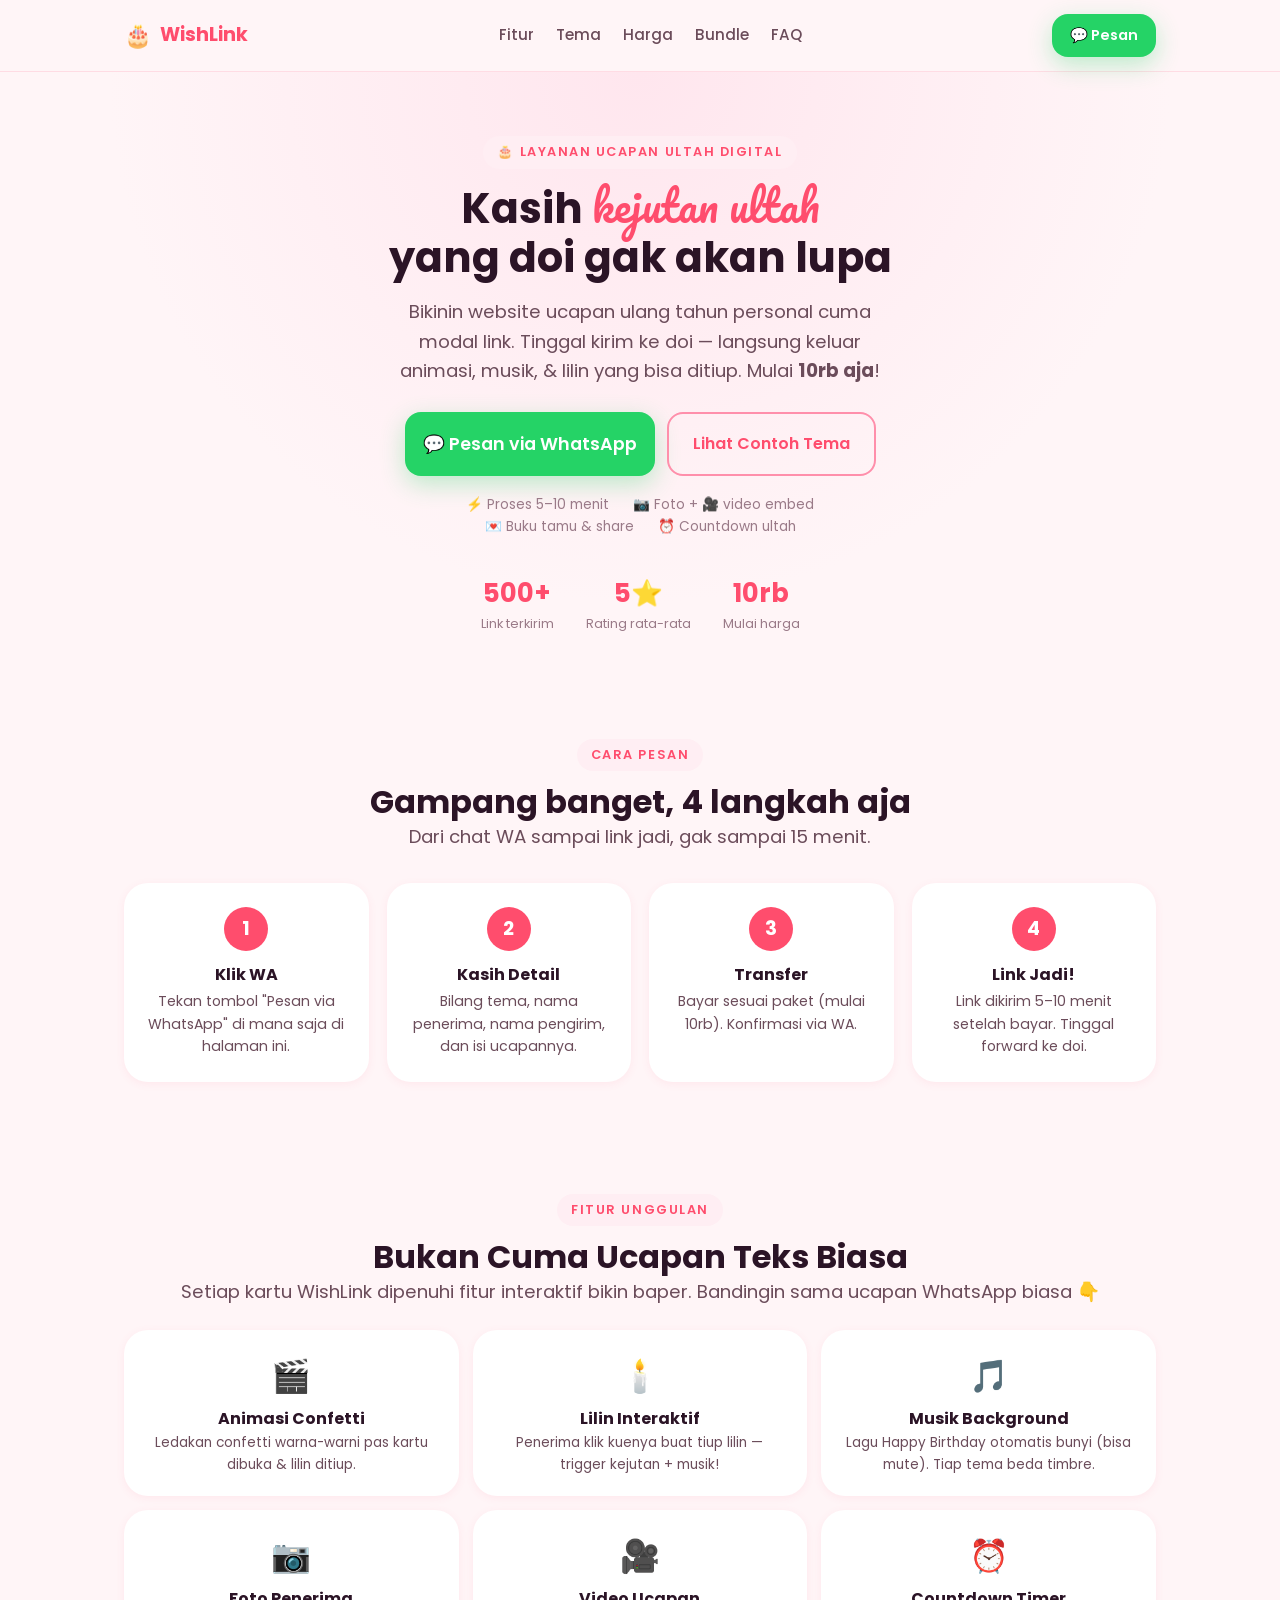
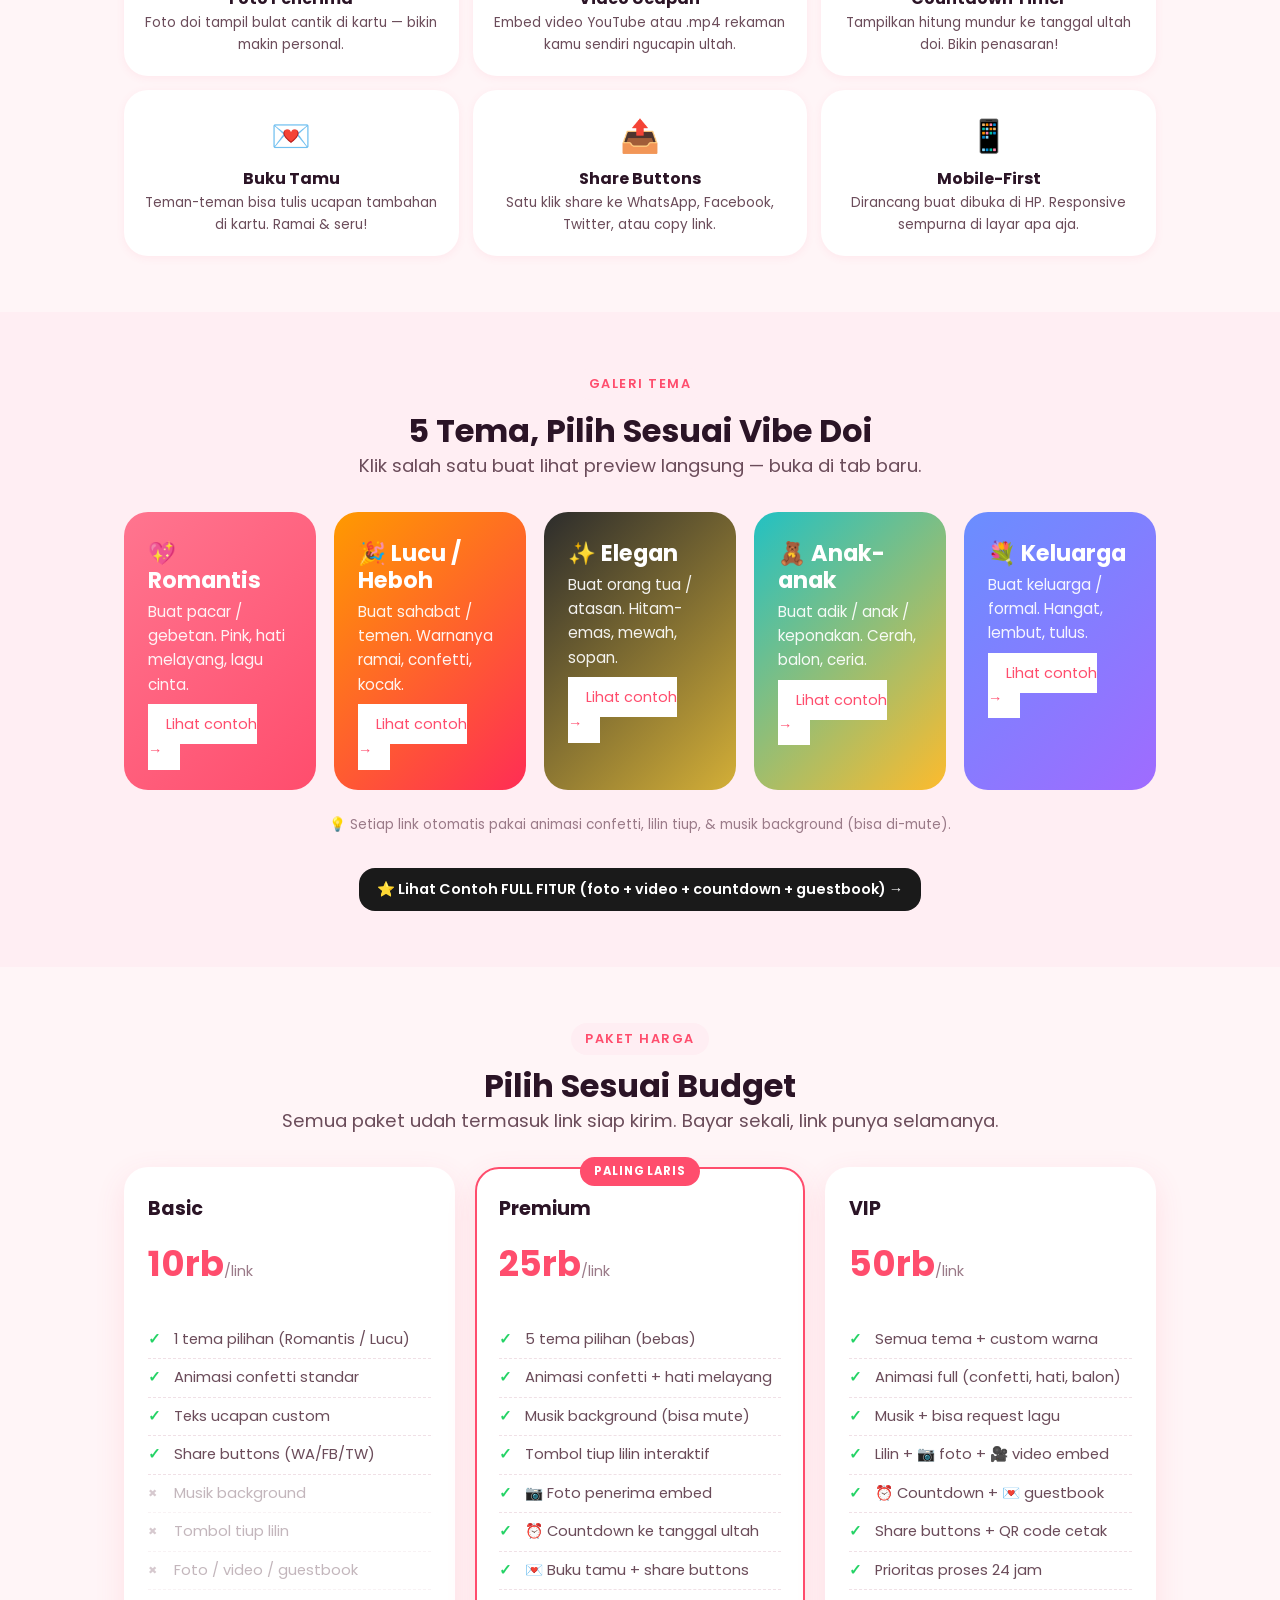
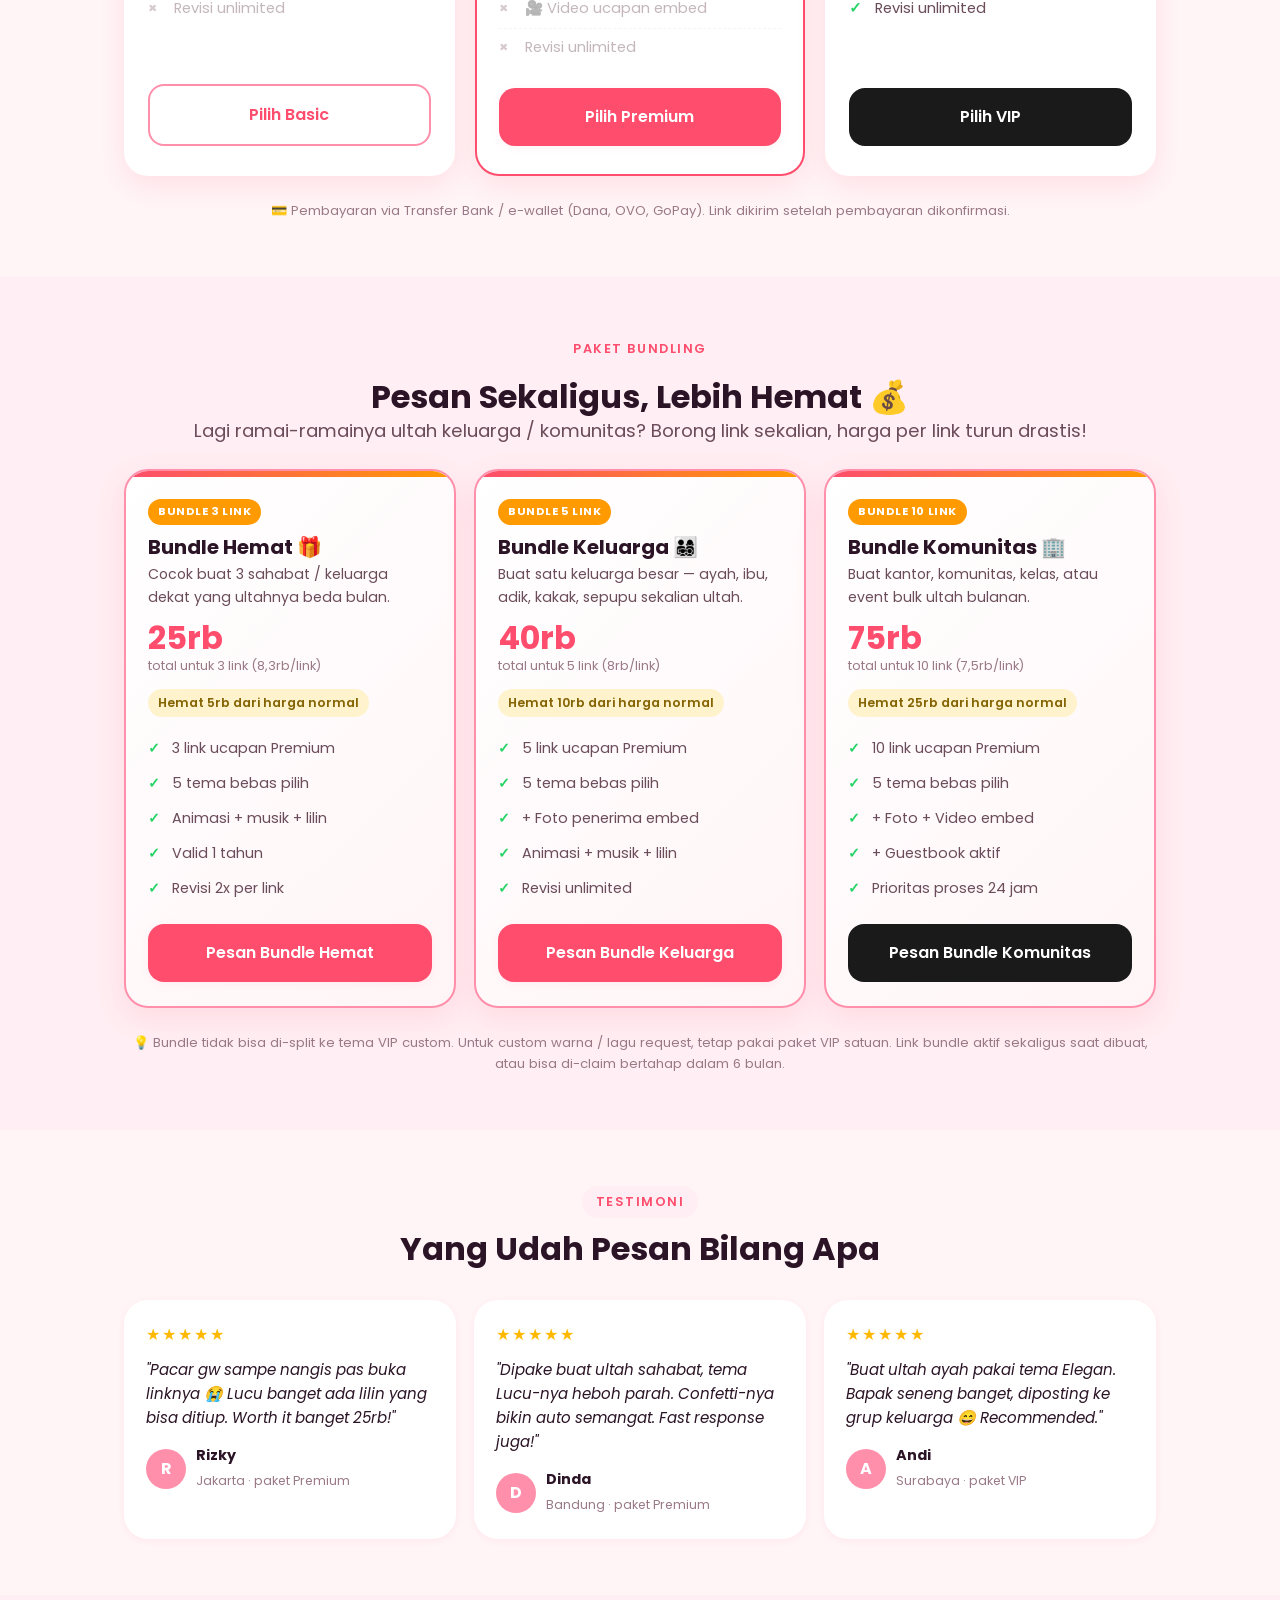
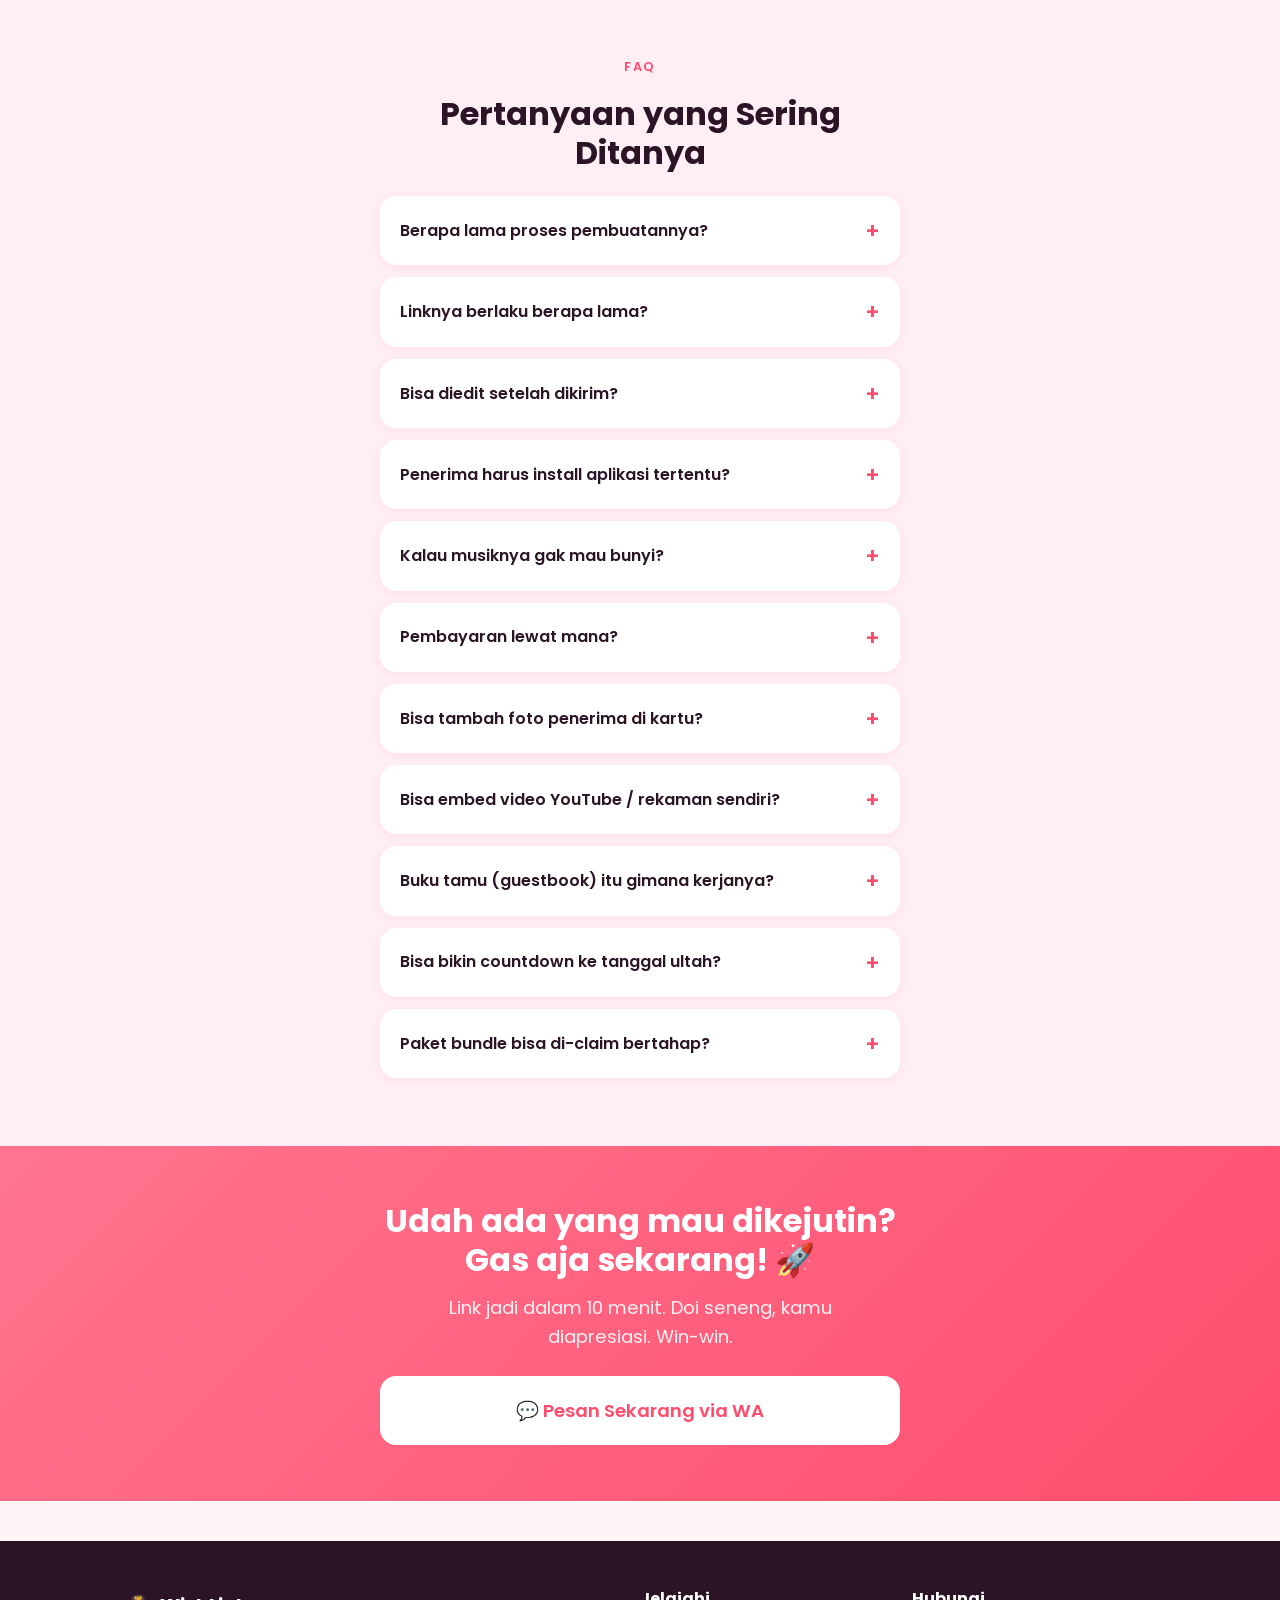
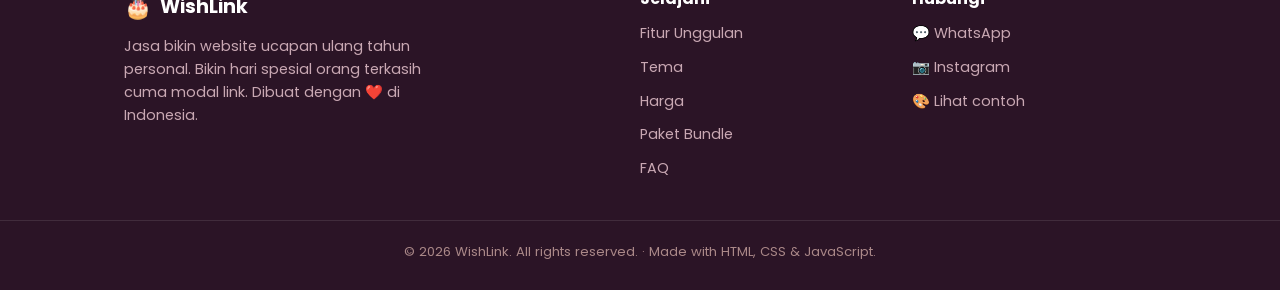
<file: index.html>
<!DOCTYPE html>
<html lang="id">
<head>
<meta charset="UTF-8">
<meta name="viewport" content="width=device-width, initial-scale=1.0">
<title>WishLink — Jasa Bikin Website Ucapan Ultah Digital | Mulai 10rb</title>
<meta name="description" content="WishLink bikinin website ucapan ulang tahun personal cuma 10rb. Tinggal kirim link ke doi — ada animasi, musik, & 5 tema keren. Proses 5-10 menit!">
<meta name="keywords" content="ucapan ultah, website ultah, ucapan digital, kado ulang tahun, wishlink, ucapan online">
<meta name="author" content="WishLink">
<meta name="theme-color" content="#ff4d6d">

<!-- Open Graph (preview saat link dibagikan di WA / IG / Twitter) -->
<meta property="og:type" content="website">
<meta property="og:title" content="WishLink — Website Ucapan Ultah Digital 🎂">
<meta property="og:description" content="Bikinin website ucapan ultah personal cuma 10rb. Tinggal kirim link ke doi!">
<meta property="og:image" content="https://website-ultah-two.vercel.app/og-image.png">
<meta property="og:url" content="https://website-ultah-two.vercel.app/">
<meta name="twitter:card" content="summary_large_image">

<link rel="preconnect" href="https://fonts.googleapis.com">
<link rel="preconnect" href="https://fonts.gstatic.com" crossorigin>
<link href="https://fonts.googleapis.com/css2?family=Pacifico&family=Poppins:wght@400;500;600;700&display=swap" rel="stylesheet">
<link rel="stylesheet" href="style.css">
<link rel="icon" href="data:image/svg+xml,<svg xmlns='http://www.w3.org/2000/svg' viewBox='0 0 100 100'><text y='.9em' font-size='90'>🎂</text></svg>">

<!-- JSON-LD structured data untuk SEO -->
<script type="application/ld+json">
{
  "@context":"https://schema.org",
  "@type":"Service",
  "name":"WishLink — Website Ucapan Ultah Digital",
  "description":"Jasa pembuatan website ucapan ulang tahun personal dengan animasi, musik, dan 5 tema.",
  "offers":{"@type":"Offer","price":"10000","priceCurrency":"IDR"},
  "areaServed":"ID"
}
</script>
</head>
<body>

<!-- ============ NAVBAR ============ -->
<nav class="nav">
  <div class="nav-inner">
    <a href="#" class="brand"><span class="logo">🎂</span> WishLink</a>
    <div class="nav-links">
      <a href="#fitur">Fitur</a>
      <a href="#tema">Tema</a>
      <a href="#harga">Harga</a>
      <a href="#bundle">Bundle</a>
      <a href="#faq">FAQ</a>
    </div>
    <div class="nav-cta">
      <a href="https://wa.me/6283161382505?text=Halo%20kak!%20Aku%20mau%20pesan%20website%20ucapan%20ultah%20dong" target="_blank" class="btn btn-wa btn-sm">💬 Pesan</a>
    </div>
  </div>
</nav>

<!-- ============ HERO ============ -->
<header class="hero">
  <div class="container">
    <span class="eyebrow">🎂 Layanan Ucapan Ultah Digital</span>
    <h1>Kasih <span class="brand-font text-primary">kejutan ultah</span><br>yang doi gak akan lupa</h1>
    <p class="lead">Bikinin website ucapan ulang tahun personal cuma modal link. Tinggal kirim ke doi — langsung keluar animasi, musik, &amp; lilin yang bisa ditiup. Mulai <b>10rb aja</b>!</p>
    <div class="hero-cta">
      <a href="https://wa.me/6283161382505?text=Halo%20kak!%20Aku%20mau%20pesan%20website%20ucapan%20ultah%20dong" target="_blank" class="btn btn-wa">💬 Pesan via WhatsApp</a>
      <a href="#tema" class="btn btn-ghost">Lihat Contoh Tema</a>
    </div>
    <div class="hero-meta">
      <span>⚡ Proses 5–10 menit</span>
      <span>📷 Foto + 🎥 video embed</span>
      <span>💌 Buku tamu &amp; share</span>
      <span>⏰ Countdown ultah</span>
    </div>
    <div class="hero-stats">
      <div class="hero-stat"><div class="num">500+</div><div class="lbl">Link terkirim</div></div>
      <div class="hero-stat"><div class="num">5⭐</div><div class="lbl">Rating rata-rata</div></div>
      <div class="hero-stat"><div class="num">10rb</div><div class="lbl">Mulai harga</div></div>
    </div>
  </div>
</header>

<!-- ============ CARA PESAN ============ -->
<section class="section" id="cara">
  <div class="container-wide">
    <div class="center mb-3">
      <span class="eyebrow">Cara Pesan</span>
      <h2>Gampang banget, 4 langkah aja</h2>
      <p class="lead">Dari chat WA sampai link jadi, gak sampai 15 menit.</p>
    </div>
    <div class="steps">
      <div class="step">
        <div class="num">1</div>
        <h4>Klik WA</h4>
        <p>Tekan tombol "Pesan via WhatsApp" di mana saja di halaman ini.</p>
      </div>
      <div class="step">
        <div class="num">2</div>
        <h4>Kasih Detail</h4>
        <p>Bilang tema, nama penerima, nama pengirim, dan isi ucapannya.</p>
      </div>
      <div class="step">
        <div class="num">3</div>
        <h4>Transfer</h4>
        <p>Bayar sesuai paket (mulai 10rb). Konfirmasi via WA.</p>
      </div>
      <div class="step">
        <div class="num">4</div>
        <h4>Link Jadi!</h4>
        <p>Link dikirim 5–10 menit setelah bayar. Tinggal forward ke doi.</p>
      </div>
    </div>
  </div>
</section>

<!-- ============ FITUR UNGGULAN ============ -->
<section class="section" id="fitur">
  <div class="container-wide">
    <div class="center mb-3">
      <span class="eyebrow">Fitur Unggulan</span>
      <h2>Bukan Cuma Ucapan Teks Biasa</h2>
      <p class="lead">Setiap kartu WishLink dipenuhi fitur interaktif bikin baper. Bandingin sama ucapan WhatsApp biasa 👇</p>
    </div>
    <div class="features-grid">
      <div class="feature-card"><div class="ico">🎬</div><h4>Animasi Confetti</h4><p>Ledakan confetti warna-warni pas kartu dibuka &amp; lilin ditiup.</p></div>
      <div class="feature-card"><div class="ico">🕯️</div><h4>Lilin Interaktif</h4><p>Penerima klik kuenya buat tiup lilin — trigger kejutan + musik!</p></div>
      <div class="feature-card"><div class="ico">🎵</div><h4>Musik Background</h4><p>Lagu Happy Birthday otomatis bunyi (bisa mute). Tiap tema beda timbre.</p></div>
      <div class="feature-card"><div class="ico">📷</div><h4>Foto Penerima</h4><p>Foto doi tampil bulat cantik di kartu — bikin makin personal.</p></div>
      <div class="feature-card"><div class="ico">🎥</div><h4>Video Ucapan</h4><p>Embed video YouTube atau .mp4 rekaman kamu sendiri ngucapin ultah.</p></div>
      <div class="feature-card"><div class="ico">⏰</div><h4>Countdown Timer</h4><p>Tampilkan hitung mundur ke tanggal ultah doi. Bikin penasaran!</p></div>
      <div class="feature-card"><div class="ico">💌</div><h4>Buku Tamu</h4><p>Teman-teman bisa tulis ucapan tambahan di kartu. Ramai &amp; seru!</p></div>
      <div class="feature-card"><div class="ico">📤</div><h4>Share Buttons</h4><p>Satu klik share ke WhatsApp, Facebook, Twitter, atau copy link.</p></div>
      <div class="feature-card"><div class="ico">📱</div><h4>Mobile-First</h4><p>Dirancang buat dibuka di HP. Responsive sempurna di layar apa aja.</p></div>
    </div>
  </div>
</section>

<!-- ============ TEMA ============ -->
<section class="section" id="tema" style="background:var(--bg-soft)">
  <div class="container-wide">
    <div class="center mb-3">
      <span class="eyebrow">Galeri Tema</span>
      <h2>5 Tema, Pilih Sesuai Vibe Doi</h2>
      <p class="lead">Klik salah satu buat lihat preview langsung — buka di tab baru.</p>
    </div>
    <div class="steps" style="grid-template-columns:repeat(auto-fit,minmax(180px,1fr))">
      <div class="card-theme card-romantis">
        <h3>💖 Romantis</h3>
        <p>Buat pacar / gebetan. Pink, hati melayang, lagu cinta.</p>
        <a href="ucapan.html?tema=romantis&untuk=Cantikku&dari=Sayangmu&ucapan=Selamat%20ulang%20tahun%20ya%20sayang.%20Makasih%20udah%20jadi%20bagian%20terindah%20dalam%20hidupku.%20I%20love%20you%20endlessly!" target="_blank"><span class="btn-sm">Lihat contoh →</span></a>
      </div>
      <div class="card-theme card-lucu">
        <h3>🎉 Lucu / Heboh</h3>
        <p>Buat sahabat / temen. Warnanya ramai, confetti, kocak.</p>
        <a href="ucapan.html?tema=lucu&untuk=Besti&dari=Sahabatmu&ucapan=HBD%20besti!%20Makin%20tua%20aja%20lu,%20traktir%20dong%20kopi!%20Semoga%20rezeki%20makin%20banyak%20biar%20ngajak-ngajak%20aku%20juga%20😆🎉" target="_blank"><span class="btn-sm">Lihat contoh →</span></a>
      </div>
      <div class="card-theme card-elegan">
        <h3>✨ Elegan</h3>
        <p>Buat orang tua / atasan. Hitam-emas, mewah, sopan.</p>
        <a href="ucapan.html?tema=elegan&untuk=Bapak&dari=Putra&ucapan=Selamat%20ulang%20tahun,%20Bapak.%20Semoga%20panjang%20umur,%20sehat%20selalu,%20dan%20berkah%20yang%20tak%20terhingga%20menyertai%20Bapak." target="_blank"><span class="btn-sm">Lihat contoh →</span></a>
      </div>
      <div class="card-theme card-anak">
        <h3>🧸 Anak-anak</h3>
        <p>Buat adik / anak / keponakan. Cerah, balon, ceria.</p>
        <a href="ucapan.html?tema=anak&untuk=Adik&dari=Kakak&ucapan=Selamat%20ulang%20tahun,%20Adik%20sayang!%20Semoga%20makin%20pintar,%20sehat%20terus,%20dan%20mimpi-mimpimu%20bisa%20jadi%20nyata!%20🧁🎈" target="_blank"><span class="btn-sm">Lihat contoh →</span></a>
      </div>
      <div class="card-theme card-keluarga">
        <h3>💐 Keluarga</h3>
        <p>Buat keluarga / formal. Hangat, lembut, tulus.</p>
        <a href="ucapan.html?tema=keluarga&untuk=Ibu&dari=Anak&ucapan=Selamat%20ulang%20tahun,%20Ibu.%20Terima%20kasih%20atas%20segala%20cinta%20dan%20pengorbananmu.%20Semoga%20Ibu%20selalu%20diberikan%20kesehatan%20dan%20kebahagiaan." target="_blank"><span class="btn-sm">Lihat contoh →</span></a>
      </div>
    </div>
    <p class="center mt-3 text-muted" style="font-size:.85rem">💡 Setiap link otomatis pakai animasi confetti, lilin tiup, &amp; musik background (bisa di-mute).</p>

    <div class="center mt-3">
      <a href="ucapan.html?tema=romantis&untuk=Dina&dari=Bagus&ucapan=Selamat%20ulang%20tahun%20sayang!%20Makasih%20udah%20jadi%20tempat%20pulangku.%20I%20love%20you%20endlessly%20%E2%9D%A4%EF%B8%8F&foto=https://picsum.photos/seed/dina-wishlink/300/300&video=https://www.youtube.com/watch?v=ytbWP-7HK4E&tanggal=2027-06-15T09:00&guestbook=1" target="_blank" class="btn btn-dark btn-sm" style="margin-top:8px">⭐ Lihat Contoh FULL FITUR (foto + video + countdown + guestbook) →</a>
    </div>
  </div>
</section>

<!-- ============ HARGA ============ -->
<section class="section" id="harga">
  <div class="container-wide">
    <div class="center mb-3">
      <span class="eyebrow">Paket Harga</span>
      <h2>Pilih Sesuai Budget</h2>
      <p class="lead">Semua paket udah termasuk link siap kirim. Bayar sekali, link punya selamanya.</p>
    </div>
    <div class="pricing">
      <div class="price-card">
        <h3>Basic</h3>
        <div class="price">10rb<small>/link</small></div>
        <ul>
          <li>1 tema pilihan (Romantis / Lucu)</li>
          <li>Animasi confetti standar</li>
          <li>Teks ucapan custom</li>
          <li>Share buttons (WA/FB/TW)</li>
          <li class="off">Musik background</li>
          <li class="off">Tombol tiup lilin</li>
          <li class="off">Foto / video / guestbook</li>
          <li class="off">Revisi unlimited</li>
        </ul>
        <a href="https://wa.me/6283161382505?text=Halo%20kak!%20Aku%20mau%20pesan%20paket%20BASIC%20(10rb)%20website%20ucapan%20ultah" target="_blank" class="btn btn-ghost">Pilih Basic</a>
      </div>
      <div class="price-card popular">
        <span class="ribbon">Paling Laris</span>
        <h3>Premium</h3>
        <div class="price">25rb<small>/link</small></div>
        <ul>
          <li>5 tema pilihan (bebas)</li>
          <li>Animasi confetti + hati melayang</li>
          <li>Musik background (bisa mute)</li>
          <li>Tombol tiup lilin interaktif</li>
          <li>📷 Foto penerima embed</li>
          <li>⏰ Countdown ke tanggal ultah</li>
          <li>💌 Buku tamu + share buttons</li>
          <li class="off">🎥 Video ucapan embed</li>
          <li class="off">Revisi unlimited</li>
        </ul>
        <a href="https://wa.me/6283161382505?text=Halo%20kak!%20Aku%20mau%20pesan%20paket%20PREMIUM%20(25rb)%20website%20ucapan%20ultah" target="_blank" class="btn btn-primary">Pilih Premium</a>
      </div>
      <div class="price-card">
        <h3>VIP</h3>
        <div class="price">50rb<small>/link</small></div>
        <ul>
          <li>Semua tema + custom warna</li>
          <li>Animasi full (confetti, hati, balon)</li>
          <li>Musik + bisa request lagu</li>
          <li>Lilin + 📷 foto + 🎥 video embed</li>
          <li>⏰ Countdown + 💌 guestbook</li>
          <li>Share buttons + QR code cetak</li>
          <li>Prioritas proses 24 jam</li>
          <li>Revisi unlimited</li>
        </ul>
        <a href="https://wa.me/6283161382505?text=Halo%20kak!%20Aku%20mau%20pesan%20paket%20VIP%20(50rb)%20website%20ucapan%20ultah" target="_blank" class="btn btn-dark">Pilih VIP</a>
      </div>
    </div>
    <p class="center mt-3 text-muted" style="font-size:.82rem">💳 Pembayaran via Transfer Bank / e-wallet (Dana, OVO, GoPay). Link dikirim setelah pembayaran dikonfirmasi.</p>
  </div>
</section>

<!-- ============ BUNDLE HEMAT ============ -->
<section class="section" id="bundle" style="background:var(--bg-soft)">
  <div class="container-wide">
    <div class="center mb-3">
      <span class="eyebrow">Paket Bundling</span>
      <h2>Pesan Sekaligus, Lebih Hemat 💰</h2>
      <p class="lead">Lagi ramai-ramainya ultah keluarga / komunitas? Borong link sekalian, harga per link turun drastis!</p>
    </div>
    <div class="bundle-grid">
      <div class="bundle-card">
        <span class="bundle-tag">Bundle 3 Link</span>
        <h3>Bundle Hemat 🎁</h3>
        <p class="bundle-desc">Cocok buat 3 sahabat / keluarga dekat yang ultahnya beda bulan.</p>
        <div class="bundle-price">25rb</div>
        <div class="bundle-per">total untuk 3 link (8,3rb/link)</div>
        <span class="bundle-save">Hemat 5rb dari harga normal</span>
        <ul>
          <li>3 link ucapan Premium</li>
          <li>5 tema bebas pilih</li>
          <li>Animasi + musik + lilin</li>
          <li>Valid 1 tahun</li>
          <li>Revisi 2x per link</li>
        </ul>
        <a href="https://wa.me/6283161382505?text=Halo%20kak!%20Aku%20mau%20pesan%20BUNDLE%20HEMAT%203%20link%20(25rb)" target="_blank" class="btn btn-primary">Pesan Bundle Hemat</a>
      </div>
      <div class="bundle-card">
        <span class="bundle-tag">Bundle 5 Link</span>
        <h3>Bundle Keluarga 👨‍👩‍👧‍👦</h3>
        <p class="bundle-desc">Buat satu keluarga besar — ayah, ibu, adik, kakak, sepupu sekalian ultah.</p>
        <div class="bundle-price">40rb</div>
        <div class="bundle-per">total untuk 5 link (8rb/link)</div>
        <span class="bundle-save">Hemat 10rb dari harga normal</span>
        <ul>
          <li>5 link ucapan Premium</li>
          <li>5 tema bebas pilih</li>
          <li>+ Foto penerima embed</li>
          <li>Animasi + musik + lilin</li>
          <li>Revisi unlimited</li>
        </ul>
        <a href="https://wa.me/6283161382505?text=Halo%20kak!%20Aku%20mau%20pesan%20BUNDLE%20KELUARGA%205%20link%20(40rb)" target="_blank" class="btn btn-primary">Pesan Bundle Keluarga</a>
      </div>
      <div class="bundle-card">
        <span class="bundle-tag">Bundle 10 Link</span>
        <h3>Bundle Komunitas 🏢</h3>
        <p class="bundle-desc">Buat kantor, komunitas, kelas, atau event bulk ultah bulanan.</p>
        <div class="bundle-price">75rb</div>
        <div class="bundle-per">total untuk 10 link (7,5rb/link)</div>
        <span class="bundle-save">Hemat 25rb dari harga normal</span>
        <ul>
          <li>10 link ucapan Premium</li>
          <li>5 tema bebas pilih</li>
          <li>+ Foto + Video embed</li>
          <li>+ Guestbook aktif</li>
          <li>Prioritas proses 24 jam</li>
        </ul>
        <a href="https://wa.me/6283161382505?text=Halo%20kak!%20Aku%20mau%20pesan%20BUNDLE%20KOMUNITAS%2010%20link%20(75rb)" target="_blank" class="btn btn-dark">Pesan Bundle Komunitas</a>
      </div>
    </div>
    <p class="center mt-3 text-muted" style="font-size:.82rem">💡 Bundle tidak bisa di-split ke tema VIP custom. Untuk custom warna / lagu request, tetap pakai paket VIP satuan. Link bundle aktif sekaligus saat dibuat, atau bisa di-claim bertahap dalam 6 bulan.</p>
  </div>
</section>

<!-- ============ TESTIMONI ============ -->
<section class="section" id="testi">
  <div class="container-wide">
    <div class="center mb-3">
      <span class="eyebrow">Testimoni</span>
      <h2>Yang Udah Pesan Bilang Apa</h2>
    </div>
    <div class="testi-grid">
      <div class="testi">
        <div class="stars">★★★★★</div>
        <p>"Pacar gw sampe nangis pas buka linknya 😭 Lucu banget ada lilin yang bisa ditiup. Worth it banget 25rb!"</p>
        <div class="who"><div class="avatar">R</div><div><b>Rizky</b><small>Jakarta · paket Premium</small></div></div>
      </div>
      <div class="testi">
        <div class="stars">★★★★★</div>
        <p>"Dipake buat ultah sahabat, tema Lucu-nya heboh parah. Confetti-nya bikin auto semangat. Fast response juga!"</p>
        <div class="who"><div class="avatar">D</div><div><b>Dinda</b><small>Bandung · paket Premium</small></div></div>
      </div>
      <div class="testi">
        <div class="stars">★★★★★</div>
        <p>"Buat ultah ayah pakai tema Elegan. Bapak seneng banget, diposting ke grup keluarga 😄 Recommended."</p>
        <div class="who"><div class="avatar">A</div><div><b>Andi</b><small>Surabaya · paket VIP</small></div></div>
      </div>
    </div>
  </div>
</section>

<!-- ============ FAQ ============ -->
<section class="section" id="faq" style="background:var(--bg-soft)">
  <div class="container">
    <div class="center mb-3">
      <span class="eyebrow">FAQ</span>
      <h2>Pertanyaan yang Sering Ditanya</h2>
    </div>
    <div class="faq">
      <div class="faq-item">
        <div class="faq-q">Berapa lama proses pembuatannya? <span class="icon">+</span></div>
        <div class="faq-a"><p>Setelah pembayaran dikonfirmasi, link jadi dalam 5–10 menit. Untuk paket VIP yang ada request custom (foto, lagu), maksimal 30 menit.</p></div>
      </div>
      <div class="faq-item">
        <div class="faq-q">Linknya berlaku berapa lama? <span class="icon">+</span></div>
        <div class="faq-a"><p>Link aktif selamanya selama website WishLink masih online. Jadi penerima bisa buka kembali kapan pun mau nostalgia.</p></div>
      </div>
      <div class="faq-item">
        <div class="faq-q">Bisa diedit setelah dikirim? <span class="icon">+</span></div>
        <div class="faq-a"><p>Bisa. Paket Premium &amp; VIP mendapat revisi unlimited. Cukup chat WA bilang bagian mana yang mau diubah.</p></div>
      </div>
      <div class="faq-item">
        <div class="faq-q">Penerima harus install aplikasi tertentu? <span class="icon">+</span></div>
        <div class="faq-a"><p>Tidak. Link dibuka di browser biasa (Chrome, Safari, dll) di HP maupun laptop. Gak perlu install apa-apa.</p></div>
      </div>
      <div class="faq-item">
        <div class="faq-q">Kalau musiknya gak mau bunyi? <span class="icon">+</span></div>
        <div class="faq-a"><p>Browser modern membatasi musik otomatis. Tombol musik ada di pojok kanan atas — tinggal klik untuk play. Bisa mute kapan saja.</p></div>
      </div>
      <div class="faq-item">
        <div class="faq-q">Pembayaran lewat mana? <span class="icon">+</span></div>
        <div class="faq-a"><p>Transfer Bank (BCA, BNI, Mandiri) atau e-wallet (Dana, OVO, GoPay, ShopeePay). Detail rekening dikirim setelah chat WA.</p></div>
      </div>
      <div class="faq-item">
        <div class="faq-q">Bisa tambah foto penerima di kartu? <span class="icon">+</span></div>
        <div class="faq-a"><p>Bisa! Paket Premium ke atas support foto penerima yang tampil bulat cantik di kartu. Kamu cukup kirim URL foto (sudah di-upload ke Imgur / Google Drive public) ke admin.</p></div>
      </div>
      <div class="faq-item">
        <div class="faq-q">Bisa embed video YouTube / rekaman sendiri? <span class="icon">+</span></div>
        <div class="faq-a"><p>Bisa. Support link YouTube biasa, youtu.be, YouTube Shorts, atau langsung file .mp4/.webm yang udah kamu upload. Video tampil di bawah kartu ucapan, bisa di-play pause.</p></div>
      </div>
      <div class="faq-item">
        <div class="faq-q">Buku tamu (guestbook) itu gimana kerjanya? <span class="icon">+</span></div>
        <div class="faq-a"><p>Tamu yang buka link bisa tulis ucapan tambahan + namanya, muncul sebagai komentar di bawah kartu. Default-nya komentar disimpan per-browser (localStorage) jadi cuma terlihat di HP yang sama. Untuk guestbook shared yang terlihat semua tamu, admin bisa setup backend gratis pakai Formspree/SheetDB — detail di README.</p></div>
      </div>
      <div class="faq-item">
        <div class="faq-q">Bisa bikin countdown ke tanggal ultah? <span class="icon">+</span></div>
        <div class="faq-a"><p>Bisa. Kasih tanggal &amp; jam ultah doi ke admin, nanti kartu bakal nampilin hitung mundur hari/jam/menit/detik. Pas tanggal lewat, otomatis berubah jadi "🎉 Hari ini hari spesialmu!"</p></div>
      </div>
      <div class="faq-item">
        <div class="faq-q">Paket bundle bisa di-claim bertahap? <span class="icon">+</span></div>
        <div class="faq-a"><p>Bisa. Bundle 5 &amp; 10 link bisa di-claim sekaligus atau bertahap dalam 6 bulan. Cocok kalau ultah keluarga/komunitas tersebar di bulan berbeda. Cukup chat WA tiap mau claim, sisanya tetap aman di record admin.</p></div>
      </div>
    </div>
  </div>
</section>

<!-- ============ CTA AKHIR ============ -->
<section class="section center" style="background:linear-gradient(135deg,#ff758f,#ff4d6d);color:#fff">
  <div class="container">
    <h2 style="color:#fff">Udah ada yang mau dikejutin?<br>Gas aja sekarang! 🚀</h2>
    <p class="lead" style="color:rgba(255,255,255,.9);margin:14px auto 24px;max-width:480px">Link jadi dalam 10 menit. Doi seneng, kamu diapresiasi. Win-win.</p>
    <a href="https://wa.me/6283161382505?text=Halo%20kak!%20Aku%20mau%20pesan%20website%20ucapan%20ultah%20dong" target="_blank" class="btn btn-lg" style="background:#fff;color:var(--primary)">💬 Pesan Sekarang via WA</a>
  </div>
</section>

<!-- ============ FOOTER ============ -->
<footer class="footer">
  <div class="footer-grid">
    <div>
      <div class="brand" style="margin-bottom:10px"><span class="logo">🎂</span> WishLink</div>
      <p style="max-width:340px">Jasa bikin website ucapan ulang tahun personal. Bikin hari spesial orang terkasih cuma modal link. Dibuat dengan ❤️ di Indonesia.</p>
    </div>
    <div>
      <h4>Jelajahi</h4>
      <ul>
        <li><a href="#fitur">Fitur Unggulan</a></li>
        <li><a href="#tema">Tema</a></li>
        <li><a href="#harga">Harga</a></li>
        <li><a href="#bundle">Paket Bundle</a></li>
        <li><a href="#faq">FAQ</a></li>
      </ul>
    </div>
    <div>
      <h4>Hubungi</h4>
      <ul>
        <li><a href="https://wa.me/6283161382505" target="_blank">💬 WhatsApp</a></li>
        <li><a href="https://instagram.com" target="_blank">📷 Instagram</a></li>
        <li><a href="#tema">🎨 Lihat contoh</a></li>
      </ul>
    </div>
  </div>
  <div class="footer-bottom">
    © 2026 WishLink. All rights reserved. · Made with HTML, CSS &amp; JavaScript.
  </div>
</footer>

<!-- ============ SCRIPTS ============ -->
<script>
// FAQ accordion
document.querySelectorAll('.faq-item').forEach(function(item){
  var q=item.querySelector('.faq-q');
  q.addEventListener('click',function(){
    var isOpen=item.classList.contains('open');
    document.querySelectorAll('.faq-item').forEach(function(i){i.classList.remove('open')});
    if(!isOpen)item.classList.add('open');
  });
});

// Fade-in on scroll
var io=new IntersectionObserver(function(entries){
  entries.forEach(function(e){if(e.isIntersecting)e.target.classList.add('visible')});
},{threshold:.1});
document.querySelectorAll('.step,.price-card,.testi,.card-theme').forEach(function(el){
  el.classList.add('fade-in');io.observe(el);
});
</script>

</body>
</html>
</file>
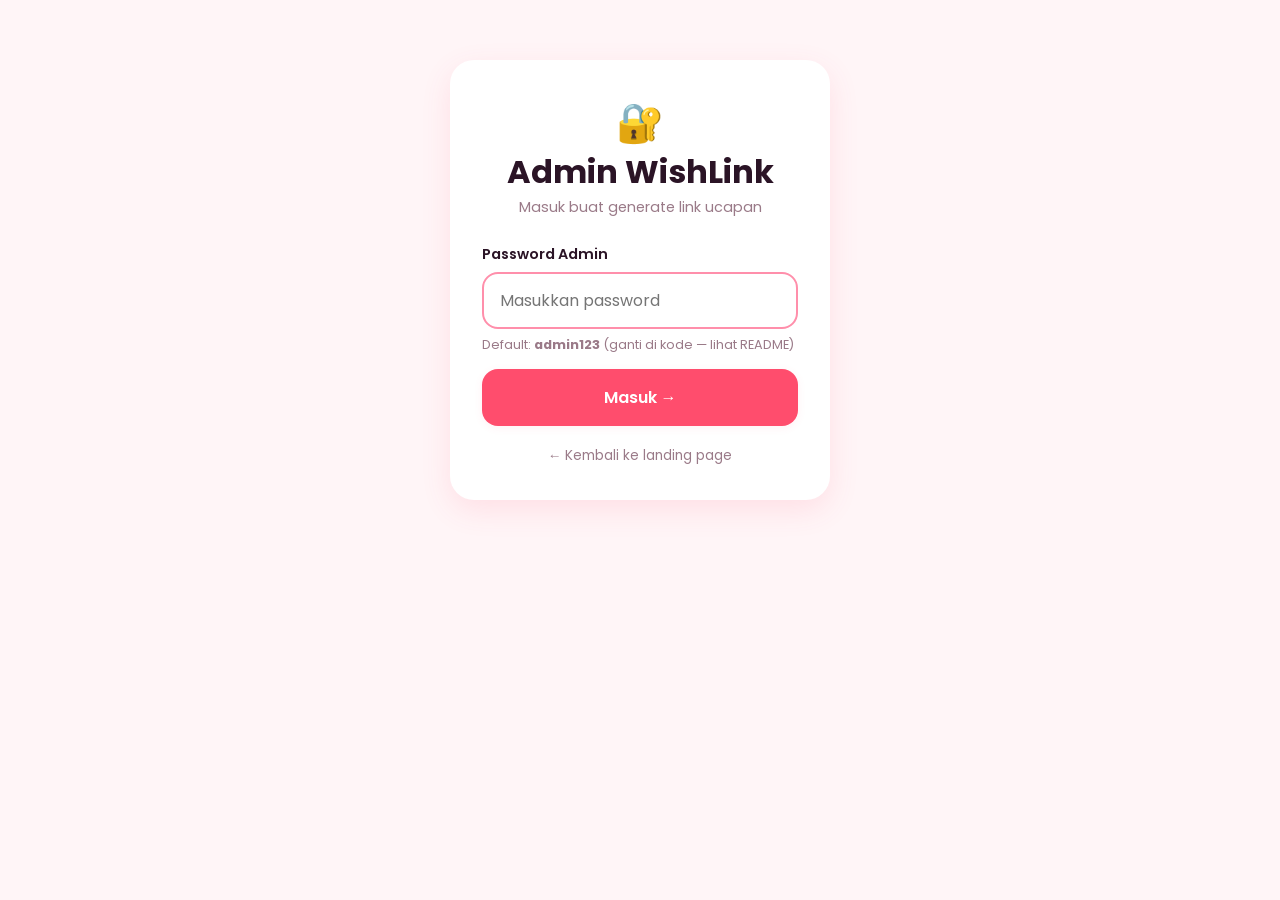
<file: buat.html>
<!DOCTYPE html>
<html lang="id">
<head>
<meta charset="UTF-8">
<meta name="viewport" content="width=device-width, initial-scale=1.0">
<title>Admin WishLink — Generator Link Ucapan</title>
<meta name="robots" content="noindex,nofollow">
<link rel="preconnect" href="https://fonts.googleapis.com">
<link rel="preconnect" href="https://fonts.gstatic.com" crossorigin>
<link href="https://fonts.googleapis.com/css2?family=Pacifico&family=Poppins:wght@400;500;600;700&display=swap" rel="stylesheet">
<link rel="stylesheet" href="style.css">
<link rel="icon" href="data:image/svg+xml,<svg xmlns='http://www.w3.org/2000/svg' viewBox='0 0 100 100'><text y='.9em' font-size='90'>🛠️</text></svg>">
</head>
<body>

<!-- ============ LOGIN SCREEN ============ -->
<div id="loginScreen">
  <div class="login-card">
    <div class="center mb-3">
      <div style="font-size:2.4rem">🔐</div>
      <h2>Admin WishLink</h2>
      <p class="tagline">Masuk buat generate link ucapan</p>
    </div>
    <div class="field">
      <label for="pwd">Password Admin</label>
      <input type="password" id="pwd" placeholder="Masukkan password" autocomplete="off">
      <p class="hint">Default: <b>admin123</b> (ganti di kode — lihat README)</p>
    </div>
    <button class="btn btn-primary btn-block" onclick="doLogin()">Masuk →</button>
    <p class="center mt-2"><a href="index.html" class="text-muted" style="font-size:.85rem">← Kembali ke landing page</a></p>
  </div>
</div>

<!-- ============ ADMIN DASHBOARD ============ -->
<div id="adminScreen" class="hidden">
  <div class="admin-wrap">
    <div class="admin-header">
      <a href="index.html" class="brand"><span class="logo">🎂</span> WishLink <span class="badge">Admin</span></a>
      <button class="btn btn-ghost btn-sm" onclick="doLogout()">🔒 Logout</button>
    </div>

    <div class="admin-grid">
      <!-- ====== KIRI: FORM ====== -->
      <div class="card">
        <h3>1. Pilih Tema</h3>
        <div id="temaChips" style="margin:10px 0 16px">
          <span class="chip active" data-tema="romantis" onclick="pilihTema('romantis')">💖 Romantis</span>
          <span class="chip" data-tema="lucu" onclick="pilihTema('lucu')">🎉 Lucu</span>
          <span class="chip" data-tema="elegan" onclick="pilihTema('elegan')">✨ Elegan</span>
          <span class="chip" data-tema="anak" onclick="pilihTema('anak')">🧸 Anak</span>
          <span class="chip" data-tema="keluarga" onclick="pilihTema('keluarga')">💐 Keluarga</span>
        </div>

        <h3>2. Isi Data Wajib</h3>
        <div class="field">
          <label for="untuk">Untuk Siapa? <span class="text-muted">*</span></label>
          <input type="text" id="untuk" placeholder="contoh: Cantikku" oninput="updatePreview()">
        </div>
        <div class="field">
          <label for="dari">Dari Siapa? <span class="text-muted">*</span></label>
          <input type="text" id="dari" placeholder="contoh: Sayangmu" oninput="updatePreview()">
        </div>
        <div class="field">
          <label for="ucapan">Isi Ucapan <span class="text-muted">*</span></label>
          <textarea id="ucapan" placeholder="Tulis ucapannya di sini..." oninput="updatePreview()"></textarea>
          <p class="hint" id="charCount">0 karakter</p>
        </div>

        <h3 style="margin-top:18px">3. Fitur Tambahan (Opsional)</h3>
        <p class="tagline" style="margin-bottom:12px">Boleh dikosongin. Fitur ini bikin ucapan makin spesial ✨</p>

        <div class="field">
          <label for="foto">📷 URL Foto Penerima</label>
          <input type="url" id="foto" placeholder="https://... (foto penerima, tampil bulat di kartu)" oninput="updatePreview()">
          <p class="hint">Harus URL publik (langsung ke file .jpg/.png). Upload foto dulu ke Imgur / Google Drive (public) kalau perlu.</p>
        </div>

        <div class="field">
          <label for="video">🎥 URL Video Ucapan</label>
          <input type="url" id="video" placeholder="https://youtube.com/watch?v=... atau link .mp4" oninput="updatePreview()">
          <p class="hint">Support YouTube (link biasa / youtu.be / shorts) atau langsung file .mp4/.webm</p>
        </div>

        <div class="field">
          <label for="tanggal">⏰ Tanggal & Jam Ultah (Countdown)</label>
          <input type="datetime-local" id="tanggal" oninput="updatePreview()">
          <p class="hint">Kosongin kalau gak mau countdown. Format otomatis dari input ini.</p>
        </div>

        <div class="field">
          <label class="toggle">
            <input type="checkbox" id="guestbook" checked onchange="updatePreview()">
            <span class="track"></span>
            <span class="toggle-label">💌 Aktifkan Buku Tamu (guestbook)</span>
          </label>
          <p class="hint">Tamu bisa tulis ucapan tambahan di kartu. Disimpan di browser masing-masing (lihat README buat shared backend).</p>
        </div>

        <button class="btn btn-primary btn-block" onclick="buatLink()" style="margin-top:8px">⚙️ Buat Link</button>
      </div>

      <!-- ====== KANAN: PREVIEW + HASIL ====== -->
      <div>
        <div class="preview-pane">
          <div class="preview-label">📱 Preview Real-time</div>
          <div class="preview-frame" id="previewFrame">
            <div class="prev-photo empty" id="prevPhoto">no foto</div>
            <div style="font-size:2.2rem;margin-bottom:6px" id="prevEmoji">💖</div>
            <h2 style="font-size:1.3rem;margin-bottom:6px">Hai, <span id="prevUntuk">Cantikku</span>!</h2>
            <p id="prevUcapan" style="font-size:.92rem;color:var(--text-soft);min-height:2em;line-height:1.6">Tulis ucapan dulu di kiri ✍️</p>
            <div id="prevCountdown" class="prev-countdown-mini" style="display:none"></div>
            <div id="prevVideo" class="prev-video-hint" style="display:none">🎥 Ada video ucapan</div>
            <p style="font-size:.8rem;color:var(--muted);margin-top:12px">Dari: <b id="prevDari" style="color:var(--primary)">Sayangmu</b></p>
            <div id="prevGb" class="prev-gb-indicator">💌 Buku tamu aktif</div>
          </div>
        </div>

        <!-- Hasil generate -->
        <div id="hasil" class="card hidden mt-3">
          <h3>✅ Link Jadi!</h3>
          <div class="field">
            <input type="text" id="linkHasil" readonly class="input-readonly">
          </div>
          <div style="display:flex;gap:8px;flex-wrap:wrap">
            <button class="btn btn-dark btn-sm" style="flex:1;min-width:120px" onclick="copyLink()">📋 Copy Link</button>
            <a id="bukaLink" target="_blank" style="flex:1;min-width:120px"><button class="btn btn-primary btn-sm" style="width:100%">🔗 Buka / Test</button></a>
          </div>

          <div class="qr-wrap">
            <p class="preview-label" style="margin-top:14px">QR Code (scan buat buka di HP)</p>
            <img id="qrImg" alt="QR Code" style="display:none">
          </div>

          <button class="btn btn-ghost btn-sm btn-block mt-2" onclick="saveToHistory()">💾 Simpan ke Riwayat</button>
        </div>

        <!-- Riwayat -->
        <div class="card mt-3">
          <h3>🕘 Riwayat Link</h3>
          <p class="tagline">Tersimpan otomatis di browser ini (localStorage)</p>
          <div id="historyList" class="history-list"></div>
        </div>
      </div>
    </div>
  </div>
</div>

<div id="toast" class="toast"></div>

<script>
/* ============================================================
   ADMIN WISHLINK v2 — Generator Link Ucapan + Fitur Tambahan
   ============================================================ */

// ----- KONFIGURASI -----
var ADMIN_PASSWORD = "admin123";     // ← GANTI PASSWORD DI SINI (lihat README)
var HISTORY_KEY = "wishlink_history";
var HISTORY_MAX = 10;

// ----- STATE -----
var temaAktif = "romantis";
var lastLink = "";
var lastData = {};

var TEMA_DATA = {
  romantis:  {emoji:"💖", label:"Romantis",  bg:"#ffe0e9", text:"#2b1426"},
  lucu:      {emoji:"🎉", label:"Lucu",      bg:"#fff3b0", text:"#2b1426"},
  elegan:    {emoji:"✨", label:"Elegan",    bg:"#2c2c2c", text:"#f5e6c8"},
  anak:      {emoji:"🧸", label:"Anak-anak", bg:"#a8e6cf", text:"#1a3a2e"},
  keluarga:  {emoji:"💐", label:"Keluarga",  bg:"#d4e4ff", text:"#2b1f4a"}
};

// ----- LOGIN -----
function doLogin(){
  var pwd = document.getElementById("pwd").value;
  if(pwd === ADMIN_PASSWORD){
    sessionStorage.setItem("wishlink_admin","1");
    document.getElementById("loginScreen").classList.add("hidden");
    document.getElementById("adminScreen").classList.remove("hidden");
    renderHistory();
    updatePreview();
  } else {
    showToast("❌ Password salah!");
  }
}

function doLogout(){
  sessionStorage.removeItem("wishlink_admin");
  document.getElementById("adminScreen").classList.add("hidden");
  document.getElementById("loginScreen").classList.remove("hidden");
  document.getElementById("pwd").value = "";
}

if(sessionStorage.getItem("wishlink_admin") === "1"){
  document.getElementById("loginScreen").classList.add("hidden");
  document.getElementById("adminScreen").classList.remove("hidden");
}

document.getElementById("pwd").addEventListener("keydown", function(e){
  if(e.key === "Enter") doLogin();
});

// ----- PILIH TEMA -----
function pilihTema(t){
  temaAktif = t;
  document.querySelectorAll(".chip").forEach(function(c){
    c.classList.toggle("active", c.dataset.tema === t);
  });
  updatePreview();
}

// ----- PREVIEW REAL-TIME -----
function updatePreview(){
  var untuk = document.getElementById("untuk").value || "Cantikku";
  var dari  = document.getElementById("dari").value  || "Sayangmu";
  var ucap  = document.getElementById("ucapan").value || "Tulis ucapan dulu di kiri ✍️";
  var foto  = document.getElementById("foto").value.trim();
  var video = document.getElementById("video").value.trim();
  var tgl   = document.getElementById("tanggal").value;
  var gb    = document.getElementById("guestbook").checked;
  var td    = TEMA_DATA[temaAktif];

  document.getElementById("prevEmoji").innerText = td.emoji;
  document.getElementById("prevUntuk").innerText = untuk;
  document.getElementById("prevDari").innerText  = dari;
  document.getElementById("prevUcapan").innerText = ucap;

  var frame = document.getElementById("previewFrame");
  frame.style.background = td.bg;
  frame.style.color = td.text;
  frame.querySelector("h2").style.color = td.text;
  frame.querySelector("p").style.color = td.text;

  // photo preview
  var prevPhoto = document.getElementById("prevPhoto");
  if(foto){
    prevPhoto.classList.remove("empty");
    prevPhoto.innerHTML = '<img src="' + escapeAttr(foto) + '" alt="" onerror="this.parentNode.classList.add(\'empty\');this.parentNode.innerText=\'gagal load\'">';
  } else {
    prevPhoto.classList.add("empty");
    prevPhoto.innerText = "no foto";
  }

  // video indicator
  var prevVid = document.getElementById("prevVideo");
  prevVid.style.display = video ? "block" : "none";

  // countdown indicator
  var prevCd = document.getElementById("prevCountdown");
  if(tgl){
    var d = new Date(tgl);
    if(!isNaN(d.getTime())){
      var diff = d.getTime() - Date.now();
      if(diff > 0){
        var days = Math.floor(diff/86400000);
        prevCd.innerText = "⏰ Countdown: " + days + " hari lagi (" + d.toLocaleDateString("id-ID",{day:"numeric",month:"short",year:"numeric"}) + ")";
      } else {
        prevCd.innerText = "🎉 Hari-H!";
      }
      prevCd.style.display = "block";
    } else {
      prevCd.style.display = "none";
    }
  } else {
    prevCd.style.display = "none";
  }

  // guestbook indicator
  document.getElementById("prevGb").innerText = gb ? "💌 Buku tamu aktif" : "💌 Buku tamu nonaktif";
  document.getElementById("prevGb").style.opacity = gb ? "1" : "0.4";

  // char count
  var cc = document.getElementById("ucapan").value.length;
  document.getElementById("charCount").innerText = cc + " karakter" + (cc > 300 ? " (disarankan max 300)" : "");
}

// ----- GENERATE LINK -----
function buatLink(){
  var untuk = document.getElementById("untuk").value.trim();
  var dari  = document.getElementById("dari").value.trim();
  var ucap  = document.getElementById("ucapan").value.trim();

  if(!untuk || !dari || !ucap){
    showToast("⚠️ Isi semua field wajib dulu!");
    return;
  }

  var foto  = document.getElementById("foto").value.trim();
  var video = document.getElementById("video").value.trim();
  var tgl   = document.getElementById("tanggal").value;
  var gb    = document.getElementById("guestbook").checked;

  // Auto-detect base URL
  var base = window.location.origin + window.location.pathname.replace(/buat\.html.*/,"");
  var url = base + "/ucapan.html?tema=" + encodeURIComponent(temaAktif)
          + "&untuk=" + encodeURIComponent(untuk)
          + "&dari="  + encodeURIComponent(dari)
          + "&ucapan=" + encodeURIComponent(ucap);

  // append optional params only when set (keep URL short)
  if(foto)  url += "&foto="  + encodeURIComponent(foto);
  if(video) url += "&video=" + encodeURIComponent(video);
  if(tgl)   url += "&tanggal=" + encodeURIComponent(tgl);
  if(!gb)   url += "&guestbook=0";

  lastLink = url;
  lastData = {untuk:untuk, dari:dari, tema:temaAktif, foto:foto, video:video, tanggal:tgl, guestbook:gb};

  document.getElementById("linkHasil").value = url;
  document.getElementById("bukaLink").href = url;
  document.getElementById("hasil").classList.remove("hidden");

  // QR Code
  var qr = document.getElementById("qrImg");
  qr.src = "https://api.qrserver.com/v1/create-qr-code/?size=180x180&margin=8&data=" + encodeURIComponent(url);
  qr.style.display = "block";

  showToast("✅ Link berhasil dibuat!");
  saveToHistory(true);
}

// ----- COPY LINK -----
function copyLink(){
  var inp = document.getElementById("linkHasil");
  inp.select();
  inp.setSelectionRange(0,99999);
  try {
    navigator.clipboard.writeText(inp.value).then(function(){
      showToast("📋 Link ter-copy!");
    }).catch(function(){
      document.execCommand("copy");
      showToast("📋 Link ter-copy!");
    });
  } catch(e){
    document.execCommand("copy");
    showToast("📋 Link ter-copy!");
  }
}

// ----- HISTORY (localStorage) -----
function getHistory(){
  try { return JSON.parse(localStorage.getItem(HISTORY_KEY) || "[]"); }
  catch(e){ return []; }
}

function saveToHistory(silent){
  if(!lastLink) return;
  var hist = getHistory();
  hist = hist.filter(function(h){ return h.link !== lastLink; });
  hist.unshift({
    link: lastLink,
    untuk: lastData.untuk || "",
    dari:  lastData.dari  || "",
    tema:  lastData.tema  || temaAktif,
    foto:  lastData.foto  ? "📷" : "",
    video: lastData.video ? "🎥" : "",
    tanggal: lastData.tanggal || "",
    gb:    lastData.guestbook === false ? "off" : "on",
    waktu: new Date().toISOString()
  });
  if(hist.length > HISTORY_MAX) hist = hist.slice(0,HISTORY_MAX);
  localStorage.setItem(HISTORY_KEY, JSON.stringify(hist));
  renderHistory();
  if(!silent) showToast("💾 Disimpan ke riwayat");
}

function renderHistory(){
  var hist = getHistory();
  var box = document.getElementById("historyList");
  if(hist.length === 0){
    box.innerHTML = '<div class="history-empty">Belum ada link tersimpan. Buat link dulu ya 👆</div>';
    return;
  }
  box.innerHTML = hist.map(function(h, idx){
    var d = new Date(h.waktu);
    var tgl = d.toLocaleDateString("id-ID",{day:"numeric",month:"short"}) + " " + d.toLocaleTimeString("id-ID",{hour:"2-digit",minute:"2-digit"});
    var td = TEMA_DATA[h.tema] || TEMA_DATA.romantis;
    var badges = [];
    if(h.foto)  badges.push(h.foto);
    if(h.video) badges.push(h.video);
    if(h.tanggal) badges.push("⏰");
    if(h.gb === "off") badges.push("💌off");
    var badgeStr = badges.length ? " <small style='color:var(--muted)'>" + badges.join(" ") + "</small>" : "";
    return '<div class="history-item">'
      + '<span style="font-size:1.2rem">' + td.emoji + '</span>'
      + '<div class="meta"><b>' + escapeHtml(h.untuk||"-") + ' ← ' + escapeHtml(h.dari||"-") + badgeStr + '</b><small>' + tgl + '</small></div>'
      + '<button onclick="copyHistory('+idx+')" title="Copy">📋</button>'
      + '<button onclick="openHistory('+idx+')" title="Buka">🔗</button>'
      + '<button onclick="delHistory('+idx+')" title="Hapus">🗑️</button>'
      + '</div>';
  }).join("");
}

function copyHistory(idx){
  var h = getHistory()[idx];
  if(!h) return;
  navigator.clipboard.writeText(h.link).then(function(){
    showToast("📋 Link lama ter-copy!");
  }).catch(function(){
    showToast("Gagal copy, buka manual aja ya");
  });
}

function openHistory(idx){
  var h = getHistory()[idx];
  if(h) window.open(h.link, "_blank");
}

function delHistory(idx){
  var hist = getHistory();
  hist.splice(idx,1);
  localStorage.setItem(HISTORY_KEY, JSON.stringify(hist));
  renderHistory();
  showToast("🗑️ Dihapus");
}

// ----- UTIL -----
function escapeHtml(s){return String(s).replace(/[&<>"']/g,function(c){return {"&":"&amp;","<":"&lt;",">":"&gt;",'"':"&quot;","'":"&#39;"}[c];});}
function escapeAttr(s){return String(s).replace(/"/g,"&quot;");}

function showToast(msg){
  var t = document.getElementById("toast");
  t.innerText = msg;
  t.classList.add("show");
  clearTimeout(window._toastTimer);
  window._toastTimer = setTimeout(function(){ t.classList.remove("show"); }, 2400);
}

// init
renderHistory();
updatePreview();
</script>

</body>
</html>
</file>
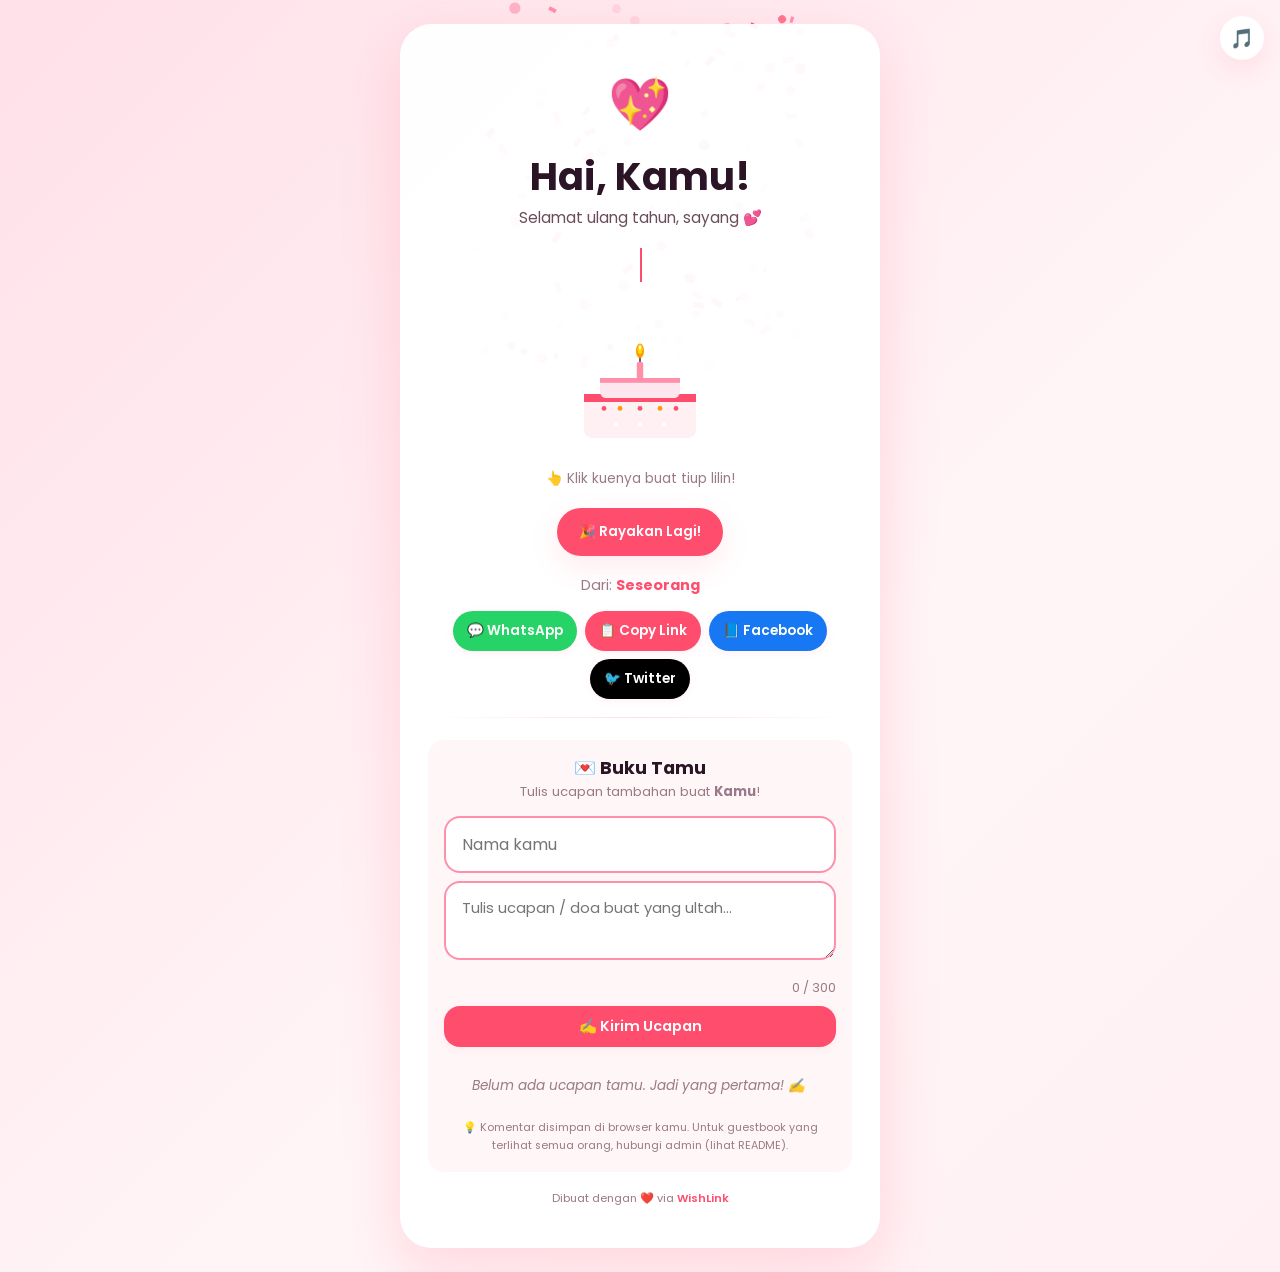
<file: ucapan.html>
<!DOCTYPE html>
<html lang="id">
<head>
<meta charset="UTF-8">
<meta name="viewport" content="width=device-width, initial-scale=1.0">
<title>🎂 Ucapan Spesial Buat Kamu!</title>
<meta name="description" content="Sebuah ucapan ulang tahun yang dibuat khusus untukmu. Selamat ulang tahun!">
<meta name="theme-color" content="#ff4d6d">

<!-- Open Graph biar preview di WA keluar cantik -->
<meta property="og:type" content="website">
<meta property="og:title" content="🎂 Ada Ucapan Spesial Buat Kamu!">
<meta property="og:description" content="Seseorang mengirim ucapan ulang tahun untukmu. Klik untuk membuka kejutan!">

<link rel="preconnect" href="https://fonts.googleapis.com">
<link rel="preconnect" href="https://fonts.gstatic.com" crossorigin>
<link href="https://fonts.googleapis.com/css2?family=Pacifico&family=Poppins:wght@400;500;600;700&display=swap" rel="stylesheet">
<link rel="stylesheet" href="style.css">
<link rel="icon" href="data:image/svg+xml,<svg xmlns='http://www.w3.org/2000/svg' viewBox='0 0 100 100'><text y='.9em' font-size='90'>🎂</text></svg>">
</head>
<body class="ucapan-body theme-romantis">

<!-- Confetti canvas -->
<canvas id="confettiCanvas"></canvas>

<!-- Layer dekorasi melayang (hati/balon/bintang) -->
<div class="deco-layer" id="decoLayer"></div>

<!-- Tombol toggle musik -->
<button class="music-toggle" id="musicToggle" onclick="toggleMusic()" title="Klik buat play/stop musik">🎵</button>

<!-- Kartu ucapan utama -->
<div class="ucapan-card" id="ucapanCard">

  <!-- Foto penerima (conditional) -->
  <div class="photo-frame empty" id="photoFrame"></div>

  <div class="emoji" id="emoji">💖</div>
  <h1>Hai, <span id="tampilUntuk">Kamu</span>!</h1>
  <p class="lead" id="subTitle" style="font-size:.95rem;margin-top:4px">Ada ucapan spesial nih buat kamu ✨</p>

  <!-- Countdown timer (conditional) -->
  <div class="countdown hidden" id="countdown">
    <div class="countdown-label" id="cdLabel">⏰ Menuju hari spesialmu:</div>
    <div class="countdown-grid" id="cdGrid">
      <div class="countdown-box"><div class="num" id="cdDays">00</div><div class="lbl">hari</div></div>
      <div class="countdown-box"><div class="num" id="cdHours">00</div><div class="lbl">jam</div></div>
      <div class="countdown-box"><div class="num" id="cdMins">00</div><div class="lbl">menit</div></div>
      <div class="countdown-box"><div class="num" id="cdSecs">00</div><div class="lbl">detik</div></div>
    </div>
  </div>

  <p class="ucapan-message" id="tampilUcapan"><span class="cursor">​</span></p>

  <!-- Kue ultah dengan lilin interaktif -->
  <div class="cake-section">
    <svg class="cake-svg" id="cakeSvg" viewBox="0 0 200 180" onclick="blowCandle()" role="img" aria-label="Klik untuk meniup lilin">
      <rect x="96" y="60" width="8" height="34" rx="2" fill="#ff8fab"/>
      <line x1="100" y1="60" x2="100" y2="52" stroke="#444" stroke-width="2"/>
      <g class="flame" id="flame">
        <ellipse cx="100" cy="46" rx="5" ry="9" fill="#ff9a00"/>
        <ellipse cx="100" cy="44" rx="3" ry="6" fill="#ffd700"/>
        <ellipse cx="100" cy="42" rx="1.5" ry="3" fill="#fffacd"/>
      </g>
      <rect x="30" y="100" width="140" height="55" rx="10" fill="#fff0f3"/>
      <rect x="30" y="100" width="140" height="10" fill="#ff4d6d"/>
      <rect x="50" y="80" width="100" height="25" rx="8" fill="#ffe6ee"/>
      <rect x="50" y="80" width="100" height="6" fill="#ff8fab"/>
      <circle cx="55" cy="118" r="3" fill="#ff4d6d"/>
      <circle cx="75" cy="118" r="3" fill="#ff9a00"/>
      <circle cx="100" cy="118" r="3" fill="#ff4d6d"/>
      <circle cx="125" cy="118" r="3" fill="#ff9a00"/>
      <circle cx="145" cy="118" r="3" fill="#ff4d6d"/>
      <circle cx="70" cy="138" r="2.5" fill="#fff"/>
      <circle cx="100" cy="138" r="2.5" fill="#fff"/>
      <circle cx="130" cy="138" r="2.5" fill="#fff"/>
    </svg>
    <p class="cake-hint" id="cakeHint">👆 Klik kuenya buat tiup lilin!</p>
  </div>

  <button class="celebrate-btn" id="celebrateBtn" onclick="bigCelebrate()">🎉 Rayakan Lagi!</button>

  <!-- Video ucapan (conditional) -->
  <div class="video-section hidden" id="videoSection">
    <div class="video-title" id="videoTitle">🎥 Video ucapan untukmu:</div>
    <div class="video-wrap" id="videoWrap"></div>
  </div>

  <p class="dari">Dari: <b id="tampilDari">Seseorang</b></p>

  <!-- Share buttons -->
  <div class="share-row">
    <button class="share-btn wa" onclick="shareWA()">💬 WhatsApp</button>
    <button class="share-btn copy" onclick="shareCopy()">📋 Copy Link</button>
    <button class="share-btn fb" onclick="shareFB()">📘 Facebook</button>
    <button class="share-btn tw" onclick="shareTW()">🐦 Twitter</button>
  </div>

  <div class="ucapan-divider" id="gbDivider"></div>

  <!-- Guestbook (conditional) -->
  <div class="guestbook hidden" id="guestbook">
    <h3>💌 Buku Tamu</h3>
    <p class="gb-sub">Tulis ucapan tambahan buat <b id="gbUntuk">Kamu</b>!</p>
    <form class="gb-form" id="gbForm" onsubmit="return submitComment(event)">
      <input type="text" id="gbName" placeholder="Nama kamu" maxlength="30" autocomplete="off">
      <textarea id="gbMsg" placeholder="Tulis ucapan / doa buat yang ultah..." maxlength="300" oninput="updateGbCount()"></textarea>
      <p class="hint" id="gbCharCount" style="text-align:right;margin:2px 0 8px">0 / 300</p>
      <button type="submit" class="btn btn-primary btn-sm" style="width:100%">✍️ Kirim Ucapan</button>
    </form>
    <div class="gb-list" id="gbList"></div>
    <p class="gb-count" id="gbCount"></p>
    <p style="font-size:.68rem;color:var(--muted);text-align:center;margin-top:8px">
      💡 Komentar disimpan di browser kamu. Untuk guestbook yang terlihat semua orang, hubungi admin (lihat README).
    </p>
  </div>

  <p style="font-size:.7rem;color:var(--muted);margin-top:18px">
    Dibuat dengan ❤️ via <a href="index.html" style="color:var(--primary);font-weight:600">WishLink</a>
  </p>
</div>

<script>
/* ============================================================
   UCAPAN PAGE v2 — Animasi + foto + video + countdown + guestbook + share
   ============================================================ */

// ----- KONFIGURASI TEMA -----
var TEMA = {
  romantis: {
    emoji:"💖", label:"Tema Romantis 💖", sub:"Selamat ulang tahun, sayang 💕",
    bodyClass:"theme-romantis",
    deco:["💖","💕","💗","❤️","🌹"],
    confetti:["#ff4d6d","#ff8fab","#ff758f","#ffd6e0","#ffb3c6"],
    music:"sine"
  },
  lucu: {
    emoji:"🎉", label:"Tema Lucu / Heboh 🎉", sub:"YEE HBD! MAKIN TUA AE LO 😆",
    bodyClass:"theme-lucu",
    deco:["🎉","🎊","🥳","💥","⭐","🎈"],
    confetti:["#ff9a00","#ff2d55","#22c1c3","#fdbb2d","#a8e6cf"],
    music:"square"
  },
  elegan: {
    emoji:"✨", label:"Tema Elegan ✨", sub:"Selamat merayakan hari istimewa Anda",
    bodyClass:"theme-elegan",
    deco:["✨","💫","🕊️","🤍","⭐"],
    confetti:["#d4af37","#f5e6c8","#2c2c2c","#c9a55c","#fff8dc"],
    music:"triangle"
  },
  anak: {
    emoji:"🧸", label:"Tema Anak-anak 🧸", sub:"HBD yaa! Makin pintar & sehat terus 🎈",
    bodyClass:"theme-anak",
    deco:["🎈","🧁","🧸","⭐","🍭","🌈"],
    confetti:["#22c1c3","#fdbb2d","#ff9a00","#a8e6cf","#ffaaa5"],
    music:"square"
  },
  keluarga: {
    emoji:"💐", label:"Tema Keluarga 💐", sub:"Selamat ulang tahun, semoga bahagia selalu",
    bodyClass:"theme-keluarga",
    deco:["💐","🌸","🌼","🤍","💫"],
    confetti:["#6a8eff","#a06bff","#ffb3d9","#d4e4ff","#e8d4ff"],
    music:"sine"
  }
};

// ----- BACA PARAMETER URL -----
var params = new URLSearchParams(window.location.search);
var untuk = params.get("untuk") || "Kamu";
var dari  = params.get("dari")  || "Seseorang";
var ucap  = params.get("ucapan") || "Selamat ulang tahun! Semoga semua mimpi-mimpimu jadi nyata. 🎂";
var temaKey = (params.get("tema") || "romantis").toLowerCase();
if(!TEMA[temaKey]) temaKey = "romantis";
var tema = TEMA[temaKey];

// New params
var fotoUrl    = params.get("foto") || "";
var videoUrl   = params.get("video") || "";
var gbEnabled  = (params.get("guestbook") || "1") !== "0"; // default ON
var tanggalStr = params.get("tanggal") || "";

// ----- APLIKASI TEMA -----
document.body.className = "ucapan-body " + tema.bodyClass;
document.getElementById("emoji").innerText = tema.emoji;
document.getElementById("tampilUntuk").innerText = untuk;
document.getElementById("tampilDari").innerText  = dari;
document.getElementById("subTitle").innerText   = tema.sub;
document.getElementById("gbUntuk").innerText    = untuk;
document.title = "🎂 Ucapan buat " + untuk + "!";

// ----- TYPEWRITER EFFECT -----
var msgEl = document.getElementById("tampilUcapan");
var typed = "";
var typeIdx = 0;
var typeTimer = null;

function startTyping(){
  typeIdx = 0;
  typed = "";
  if(typeTimer) clearInterval(typeTimer);
  typeTimer = setInterval(function(){
    if(typeIdx < ucap.length){
      typed += ucap.charAt(typeIdx);
      msgEl.innerHTML = escapeHtml(typed) + '<span class="cursor">​</span>';
      typeIdx++;
    } else {
      clearInterval(typeTimer);
    }
  }, 45);
}

function showFullMessage(){
  if(typeTimer) clearInterval(typeTimer);
  msgEl.innerHTML = escapeHtml(ucap) + '<span class="cursor">​</span>';
}

// ----- FOTO PENERIMA -----
function initPhoto(){
  if(!fotoUrl) return;
  var frame = document.getElementById("photoFrame");
  var img = new Image();
  img.onload = function(){
    frame.classList.remove("empty");
    frame.innerHTML = "";
    img.alt = "Foto " + untuk;
    frame.appendChild(img);
  };
  img.onerror = function(){
    // hide frame silently if image fails
    frame.classList.add("empty");
  };
  img.src = fotoUrl;
}

// ----- VIDEO UCAPAN -----
function extractYouTubeId(url){
  if(!url) return null;
  url = url.trim();
  if(/^[a-zA-Z0-9_-]{11}$/.test(url)) return url;
  var m = url.match(/(?:youtu\.be\/|youtube\.com\/(?:embed\/|v\/|shorts\/|watch\?v=|watch\?.+&v=))([a-zA-Z0-9_-]{11})/);
  return m ? m[1] : null;
}

function initVideo(){
  if(!videoUrl) return;
  var yt = extractYouTubeId(videoUrl);
  var section = document.getElementById("videoSection");
  var wrap = document.getElementById("videoWrap");
  if(yt){
    wrap.innerHTML = '<iframe src="https://www.youtube.com/embed/' + yt + '?rel=0" allow="autoplay; encrypted-media; picture-in-picture; fullscreen" allowfullscreen></iframe>';
    section.classList.remove("hidden");
  } else if(/\.(mp4|webm|ogg|m4v)(\?|$)/i.test(videoUrl)){
    wrap.innerHTML = '<video controls playsinline preload="metadata"><source src="' + escapeAttr(videoUrl) + '"></video>';
    section.classList.remove("hidden");
  }
  // else: invalid, keep hidden
}

// ----- COUNTDOWN TIMER -----
var countdownTarget = null;
function initCountdown(){
  if(!tanggalStr) return;
  // accept YYYY-MM-DD or YYYY-MM-DDTHH:MM
  var d = new Date(tanggalStr);
  if(isNaN(d.getTime())) return;
  countdownTarget = d;
  document.getElementById("countdown").classList.remove("hidden");
  updateCountdown();
  setInterval(updateCountdown, 1000);
}

function updateCountdown(){
  if(!countdownTarget) return;
  var diff = countdownTarget.getTime() - Date.now();
  var box = document.getElementById("countdown");
  if(diff <= 0){
    box.classList.add("expired");
    document.getElementById("cdLabel").innerText = "🎉 Hari ini hari spesialmu!";
    document.getElementById("cdGrid").style.display = "none";
    return;
  }
  var days  = Math.floor(diff / 86400000);
  var hours = Math.floor((diff % 86400000) / 3600000);
  var mins  = Math.floor((diff % 3600000) / 60000);
  var secs  = Math.floor((diff % 60000) / 1000);
  document.getElementById("cdDays").innerText  = pad(days);
  document.getElementById("cdHours").innerText = pad(hours);
  document.getElementById("cdMins").innerText  = pad(mins);
  document.getElementById("cdSecs").innerText  = pad(secs);
}
function pad(n){ return n < 10 ? "0" + n : "" + n; }

// ----- GUESTBOOK -----
function cardId(){
  var uid = params.get("uid");
  if(uid) return uid;
  var s = (untuk + "|" + dari + "|" + ucap).slice(0, 80);
  var h = 0;
  for(var i = 0; i < s.length; i++){
    h = ((h << 5) - h + s.charCodeAt(i)) | 0;
  }
  return "c" + Math.abs(h).toString(36);
}
var GB_KEY = "wishlink_gb_" + cardId();

function getComments(){
  try { return JSON.parse(localStorage.getItem(GB_KEY) || "[]"); }
  catch(e){ return []; }
}
function saveComments(arr){
  try { localStorage.setItem(GB_KEY, JSON.stringify(arr)); }
  catch(e){ /* quota / private mode */ }
}
function addComment(name, msg){
  var c = getComments();
  var id = Date.now() + "-" + Math.random().toString(36).slice(2,8);
  c.push({id:id, name:name, msg:msg, time:new Date().toISOString()});
  saveComments(c);
  renderComments();
}
function delComment(id){
  var c = getComments().filter(function(x){ return x.id !== id; });
  saveComments(c);
  renderComments();
  showToast("🗑️ Ucapan dihapus");
}
function renderComments(){
  var c = getComments();
  var list = document.getElementById("gbList");
  var count = document.getElementById("gbCount");
  if(c.length === 0){
    list.innerHTML = '<div class="gb-empty">Belum ada ucapan tamu. Jadi yang pertama! ✍️</div>';
    count.innerText = "";
    return;
  }
  count.innerText = "💬 " + c.length + " ucapan masuk";
  c.sort(function(a,b){ return new Date(b.time) - new Date(a.time); });
  list.innerHTML = c.map(function(item){
    var initial = (item.name||"?").charAt(0).toUpperCase();
    var ago = timeAgo(item.time);
    return '<div class="gb-item">'
      + '<div class="head">'
      +   '<div class="avatar">' + escapeHtml(initial) + '</div>'
      +   '<div class="name">' + escapeHtml(item.name||"Anonim") + '</div>'
      +   '<div class="time">' + ago + '</div>'
      + '</div>'
      + '<div class="msg">' + escapeHtml(item.msg) + '</div>'
      + '</div>';
  }).join("");
}
function timeAgo(iso){
  var diff = (Date.now() - new Date(iso).getTime()) / 1000;
  if(diff < 60) return "baru saja";
  if(diff < 3600) return Math.floor(diff/60) + " mnt lalu";
  if(diff < 86400) return Math.floor(diff/3600) + " jam lalu";
  if(diff < 2592000) return Math.floor(diff/86400) + " hr lalu";
  return new Date(iso).toLocaleDateString("id-ID",{day:"numeric",month:"short"});
}
function submitComment(e){
  e.preventDefault();
  var name = document.getElementById("gbName").value.trim();
  var msg  = document.getElementById("gbMsg").value.trim();
  if(!name){ showToast("⚠️ Isi nama dulu ya!"); return false; }
  if(!msg){ showToast("⚠️ Tulis ucapannya!"); return false; }
  if(msg.length > 300){ showToast("⚠️ Pesan kepanjangan (max 300)"); return false; }
  addComment(name, msg);
  document.getElementById("gbMsg").value = "";
  updateGbCount();
  showToast("✅ Ucapan kamu udah masuk!");
  // small confetti burst as reward
  burstConfetti(40, canvas.width/2, canvas.height*0.7);
  return false;
}
function updateGbCount(){
  var v = document.getElementById("gbMsg").value;
  document.getElementById("gbCharCount").innerText = v.length + " / 300";
}

function initGuestbook(){
  if(!gbEnabled){
    document.getElementById("guestbook").classList.add("hidden");
    document.getElementById("gbDivider").classList.add("hidden");
    return;
  }
  document.getElementById("guestbook").classList.remove("hidden");
  renderComments();
}

// ----- SHARE BUTTONS -----
function shareWA(){
  var text = "Lihat ucapan ultah buat " + untuk + "! 🎂";
  var url = window.location.href;
  window.open("https://wa.me/?text=" + encodeURIComponent(text + "\n" + url), "_blank");
}
function shareFB(){
  window.open("https://www.facebook.com/sharer/sharer.php?u=" + encodeURIComponent(window.location.href), "_blank");
}
function shareTW(){
  var text = "Ucapan ultah buat " + untuk + "! 🎂";
  window.open("https://twitter.com/intent/tweet?text=" + encodeURIComponent(text) + "&url=" + encodeURIComponent(window.location.href), "_blank");
}
function shareCopy(){
  try {
    navigator.clipboard.writeText(window.location.href).then(function(){
      showToast("📋 Link ter-copy!");
    }).catch(function(){
      fallbackCopy(window.location.href);
    });
  } catch(e){
    fallbackCopy(window.location.href);
  }
}
function fallbackCopy(text){
  var ta = document.createElement("textarea");
  ta.value = text; ta.style.position="fixed"; ta.style.opacity="0";
  document.body.appendChild(ta); ta.select();
  try { document.execCommand("copy"); showToast("📋 Link ter-copy!"); }
  catch(e){ showToast("Gagal copy, copy manual ya"); }
  document.body.removeChild(ta);
}

// ----- DEKORASI MELAYANG -----
var decoLayer = document.getElementById("decoLayer");
function spawnDeco(){
  var el = document.createElement("div");
  el.className = "deco";
  el.innerText = tema.deco[Math.floor(Math.random()*tema.deco.length)];
  el.style.left = (Math.random()*100) + "vw";
  el.style.fontSize = (18 + Math.random()*20) + "px";
  el.style.animationDuration = (4 + Math.random()*4) + "s";
  el.style.animationDelay = (Math.random()*0.5) + "s";
  decoLayer.appendChild(el);
  setTimeout(function(){ if(el.parentNode) el.parentNode.removeChild(el); }, 9000);
}
var decoInterval = setInterval(spawnDeco, 700);
for(var i=0;i<5;i++) setTimeout(spawnDeco, i*200);

// ----- CONFETTI (canvas) -----
var canvas = document.getElementById("confettiCanvas");
var ctx = canvas.getContext("2d");
var particles = [];

function resizeCanvas(){
  canvas.width = window.innerWidth;
  canvas.height = window.innerHeight;
}
resizeCanvas();
window.addEventListener("resize", resizeCanvas);

function makeParticle(x, y){
  return {
    x: x, y: y,
    vx: (Math.random()-0.5)*8,
    vy: Math.random()*-8 - 3,
    size: 6 + Math.random()*6,
    color: tema.confetti[Math.floor(Math.random()*tema.confetti.length)],
    rot: Math.random()*Math.PI*2,
    vr: (Math.random()-0.5)*0.3,
    shape: Math.random()<0.5 ? "rect" : "circle"
  };
}

function burstConfetti(count, fromX, fromY){
  count = count || 80;
  fromX = fromX || canvas.width/2;
  fromY = fromY || canvas.height/3;
  for(var i=0;i<count;i++) particles.push(makeParticle(fromX, fromY));
}

function animateConfetti(){
  ctx.clearRect(0,0,canvas.width,canvas.height);
  for(var i=particles.length-1;i>=0;i--){
    var p = particles[i];
    p.vy += 0.15;
    p.vx *= 0.99;
    p.x += p.vx;
    p.y += p.vy;
    p.rot += p.vr;
    if(p.y > canvas.height+20){ particles.splice(i,1); continue; }
    ctx.save();
    ctx.translate(p.x, p.y);
    ctx.rotate(p.rot);
    ctx.fillStyle = p.color;
    ctx.globalAlpha = Math.max(0, Math.min(1, (canvas.height - p.y)/200));
    if(p.shape === "rect"){
      ctx.fillRect(-p.size/2, -p.size/4, p.size, p.size/2);
    } else {
      ctx.beginPath();
      ctx.arc(0,0,p.size/2,0,Math.PI*2);
      ctx.fill();
    }
    ctx.restore();
  }
  requestAnimationFrame(animateConfetti);
}
animateConfetti();
setTimeout(function(){ burstConfetti(120); }, 400);

// ----- LILIN INTERAKTIF -----
var candleBlown = false;
function blowCandle(){
  if(candleBlown) return;
  candleBlown = true;
  document.getElementById("flame").style.display = "none";
  document.getElementById("cakeSvg").classList.add("blown");
  document.getElementById("cakeHint").innerText = "🎉 Yeay! Lilinnya udah tiup! Semoga semua mimpi-mimpimu jadi nyata!";
  burstConfetti(200, canvas.width/2, canvas.height*0.35);
  for(var i=0;i<15;i++) setTimeout(spawnDeco, i*80);
  startMusic();
  startTyping();
}

function bigCelebrate(){
  burstConfetti(150);
  for(var i=0;i<10;i++) setTimeout(spawnDeco, i*100);
  showToast("🎉 Yeay! Selamat ulang tahun!");
}

// ----- MUSIK (Web Audio API — Happy Birthday melody) -----
var audioCtx = null;
var musicPlaying = false;
var musicTimers = [];

var MELODY = [
  [392.00,0.75],[392.00,0.25],[440.00,1],[392.00,1],[523.25,1],[493.88,2],
  [392.00,0.75],[392.00,0.25],[440.00,1],[392.00,1],[587.33,1],[523.25,2],
  [392.00,0.75],[392.00,0.25],[784.00,1],[659.25,1],[523.25,1],[493.88,1],[440.00,1],
  [698.46,0.75],[698.46,0.25],[659.25,1],[523.25,1],[587.33,1],[523.25,2]
];
var BEAT = 0.35;

function initAudio(){
  if(!audioCtx){
    try { audioCtx = new (window.AudioContext || window.webkitAudioContext)(); }
    catch(e){ return false; }
  }
  if(audioCtx.state === "suspended") audioCtx.resume();
  return true;
}

function playMelodyOnce(){
  if(!audioCtx) return 0;
  var t = audioCtx.currentTime;
  MELODY.forEach(function(note){
    var osc = audioCtx.createOscillator();
    var gain = audioCtx.createGain();
    osc.type = tema.music;
    osc.frequency.value = note[0];
    gain.gain.setValueAtTime(0, t);
    gain.gain.linearRampToValueAtTime(0.15, t + 0.03);
    gain.gain.linearRampToValueAtTime(0, t + note[1]*BEAT - 0.05);
    osc.connect(gain).connect(audioCtx.destination);
    osc.start(t);
    osc.stop(t + note[1]*BEAT);
    t += note[1]*BEAT;
  });
  return t - audioCtx.currentTime;
}

function startMusic(){
  if(!initAudio()) return;
  if(musicPlaying) return;
  musicPlaying = true;
  document.getElementById("musicToggle").classList.remove("off");
  document.getElementById("musicToggle").innerText = "🔊";
  var totalDur = playMelodyOnce();
  function loop(){
    if(!musicPlaying) return;
    playMelodyOnce();
    musicTimers.push(setTimeout(loop, totalDur*1000));
  }
  musicTimers.push(setTimeout(loop, totalDur*1000));
}

function stopMusic(){
  musicPlaying = false;
  musicTimers.forEach(clearTimeout);
  musicTimers = [];
  document.getElementById("musicToggle").classList.add("off");
  document.getElementById("musicToggle").innerText = "🔇";
}

function toggleMusic(){
  if(musicPlaying) stopMusic();
  else startMusic();
}

// ----- TOAST -----
function showToast(msg){
  var t = document.createElement("div");
  t.className = "toast show";
  t.innerText = msg;
  document.body.appendChild(t);
  setTimeout(function(){ t.classList.remove("show"); }, 2400);
  setTimeout(function(){ if(t.parentNode) t.parentNode.removeChild(t); }, 2800);
}

// ----- UTIL -----
function escapeHtml(s){
  return String(s).replace(/[&<>"']/g, function(c){
    return {"&":"&amp;","<":"&lt;",">":"&gt;",'"':"&quot;","'":"&#39;"}[c];
  });
}
function escapeAttr(s){
  return String(s).replace(/"/g, "&quot;");
}

// ----- HINT -----
setTimeout(function(){
  if(!candleBlown){
    showToast("👆 Klik kuenya buat tiup lilin & mulai kejutan!");
  }
}, 8000);

// fallback: tampilkan pesan langsung kalau user gak klik lilin dalam 30s
setTimeout(function(){
  if(!candleBlown){
    showFullMessage();
    startMusic();
  }
}, 30000);

// ----- INIT FITUR BARU -----
initPhoto();
initVideo();
initCountdown();
initGuestbook();

</script>

</body>
</html>
</file>
<file: style.css>
/* ============================================================
   WishLink — Ucapan Ultah Digital
   Shared stylesheet untuk: index.html, buat.html, ucapan.html
   ============================================================ */

/* ---------- 1. RESET & BASE ---------- */
*{box-sizing:border-box;margin:0;padding:0}
html{scroll-behavior:smooth;-webkit-text-size-adjust:100%}
body{
  font-family:'Poppins',-apple-system,BlinkMacSystemFont,'Segoe UI',Roboto,Arial,sans-serif;
  background:var(--bg);
  color:var(--text);
  line-height:1.6;
  padding:0;
  overflow-x:hidden;
}
img{max-width:100%;height:auto;display:block}
a{color:inherit;text-decoration:none}
button{font-family:inherit;cursor:pointer;border:none}
input,textarea,select{font-family:inherit;font-size:16px}

/* ---------- 2. DESIGN TOKENS ---------- */
:root{
  --bg:#fff5f7;
  --bg-soft:#ffeef3;
  --surface:#ffffff;
  --text:#2b1426;
  --text-soft:#6b4c5a;
  --muted:#9a7a88;
  --primary:#ff4d6d;
  --primary-dark:#e63656;
  --primary-soft:#ff8fab;
  --secondary:#ff9a00;
  --gold:#d4af37;
  --green:#25D366;
  --green-dark:#1da851;
  --shadow-sm:0 2px 8px rgba(255,77,109,.08);
  --shadow:0 10px 30px rgba(255,77,109,.12);
  --shadow-lg:0 20px 60px rgba(255,77,109,.18);
  --radius:16px;
  --radius-lg:24px;
  --radius-pill:999px;
  --maxw:560px;
  --maxw-wide:1080px;
}

/* ---------- 3. LAYOUT ---------- */
.container{max-width:var(--maxw);margin:0 auto;padding:0 20px}
.container-wide{max-width:var(--maxw-wide);margin:0 auto;padding:0 24px}
.section{padding:56px 0}
.section-tight{padding:36px 0}
.center{text-align:center}
.mt-1{margin-top:8px}.mt-2{margin-top:16px}.mt-3{margin-top:24px}.mt-4{margin-top:32px}
.mb-1{margin-bottom:8px}.mb-2{margin-bottom:16px}.mb-3{margin-bottom:24px}.mb-4{margin-bottom:32px}

/* ---------- 4. TYPOGRAPHY ---------- */
h1,h2,h3,h4{line-height:1.2;color:var(--text);font-weight:700}
h1{font-size:clamp(1.8rem,6vw,2.6rem)}
h2{font-size:clamp(1.5rem,5vw,2rem)}
h3{font-size:clamp(1.2rem,4vw,1.4rem)}
p{color:var(--text-soft)}
.lead{font-size:clamp(1rem,3.5vw,1.15rem);color:var(--text-soft)}
.brand-font{font-family:'Pacifico',cursive;font-weight:400}
.eyebrow{
  display:inline-block;font-size:.8rem;font-weight:600;letter-spacing:.12em;
  text-transform:uppercase;color:var(--primary);
  background:var(--bg-soft);padding:6px 14px;border-radius:var(--radius-pill);
  margin-bottom:12px;
}

/* ---------- 5. BUTTONS ---------- */
.btn{
  display:inline-flex;align-items:center;justify-content:center;gap:8px;
  width:100%;padding:16px 24px;border-radius:var(--radius);
  font-weight:600;font-size:1rem;transition:transform .15s,box-shadow .15s,background .15s;
  text-align:center;
}
.btn:active{transform:translateY(1px)}
.btn-primary{background:var(--primary);color:#fff;box-shadow:var(--shadow-sm)}
.btn-primary:hover{background:var(--primary-dark)}
.btn-wa{background:var(--green);color:#fff;font-size:1.1rem;padding:18px;box-shadow:0 8px 24px rgba(37,211,102,.3)}
.btn-wa:hover{background:var(--green-dark)}
.btn-ghost{background:transparent;color:var(--primary);border:2px solid var(--primary-soft)}
.btn-ghost:hover{background:var(--bg-soft)}
.btn-dark{background:#1a1a1a;color:#fff}
.btn-dark:hover{background:#000}
.btn-sm{width:auto;padding:10px 18px;font-size:.9rem}
.btn-block{display:block;width:100%}
.btn-lg{font-size:1.15rem;padding:20px}

/* ---------- 6. CARDS ---------- */
.card{
  background:var(--surface);border-radius:var(--radius-lg);
  padding:24px;box-shadow:var(--shadow);
}
.card-theme{
  position:relative;overflow:hidden;color:#fff;
  padding:28px 24px;border-radius:var(--radius-lg);cursor:pointer;
  transition:transform .2s,box-shadow .2s;
}
.card-theme:hover{transform:translateY(-4px);box-shadow:var(--shadow-lg)}
.card-theme h3{color:#fff;margin-bottom:6px}
.card-theme p{color:rgba(255,255,255,.92);font-size:.95rem;margin-bottom:14px}
.card-theme .btn-sm{background:#fff;color:var(--primary)}
.card-romantis{background:linear-gradient(135deg,#ff758f,#ff4d6d)}
.card-lucu{background:linear-gradient(135deg,#ff9a00,#ff2d55)}
.card-elegan{background:linear-gradient(135deg,#2c2c2c,#d4af37)}
.card-anak{background:linear-gradient(135deg,#22c1c3,#fdbb2d)}
.card-keluarga{background:linear-gradient(135deg,#6a8eff,#a06bff)}

/* ---------- 7. FORMS ---------- */
.field{margin:14px 0}
.field label{display:block;font-weight:600;font-size:.9rem;margin-bottom:6px;color:var(--text)}
input[type=text],input[type=password],input[type=url],textarea,select{
  width:100%;padding:14px 16px;border:2px solid var(--primary-soft);
  border-radius:var(--radius);background:#fff;font-size:16px;color:var(--text);
  transition:border-color .15s,box-shadow .15s;
}
input:focus,textarea:focus,select:focus{
  outline:none;border-color:var(--primary);box-shadow:0 0 0 3px rgba(255,77,109,.15);
}
textarea{min-height:90px;resize:vertical;line-height:1.6}
.input-readonly{background:#f7f7f9;color:#555}

/* ---------- 8. NAVBAR ---------- */
.nav{
  position:sticky;top:0;z-index:50;background:rgba(255,245,247,.92);
  backdrop-filter:blur(10px);-webkit-backdrop-filter:blur(10px);
  border-bottom:1px solid rgba(255,143,171,.25);
}
.nav-inner{display:flex;align-items:center;justify-content:space-between;padding:14px 24px;max-width:var(--maxw-wide);margin:0 auto}
.brand{display:flex;align-items:center;gap:8px;font-weight:700;font-size:1.2rem;color:var(--primary)}
.brand .logo{font-size:1.4rem}
.nav-links{display:none;gap:22px}
.nav-links a{font-size:.95rem;font-weight:500;color:var(--text-soft);transition:color .15s}
.nav-links a:hover{color:var(--primary)}
.nav-cta{display:flex;gap:10px;align-items:center}
@media(min-width:720px){.nav-links{display:flex}}

/* ---------- 9. HERO ---------- */
.hero{
  position:relative;text-align:center;padding:64px 0 48px;
  background:radial-gradient(circle at 50% 0%,#ffe6ee,#fff5f7 60%);
  overflow:hidden;
}
.hero h1{margin-bottom:14px}
.hero .lead{margin-bottom:26px;max-width:520px;margin-left:auto;margin-right:auto}
.hero-cta{display:flex;flex-direction:column;gap:12px;max-width:380px;margin:0 auto}
@media(min-width:560px){.hero-cta{flex-direction:row;justify-content:center;max-width:none}}
.hero-cta .btn{width:auto;min-width:200px}
.hero-meta{margin-top:18px;font-size:.85rem;color:var(--muted)}
.hero-meta span{display:inline-block;margin:0 10px}
.hero-stats{display:flex;justify-content:center;gap:32px;flex-wrap:wrap;margin-top:36px}
.hero-stat{text-align:center}
.hero-stat .num{font-size:1.6rem;font-weight:700;color:var(--primary)}
.hero-stat .lbl{font-size:.8rem;color:var(--muted)}

/* ---------- 10. STEPS ---------- */
.steps{display:grid;grid-template-columns:1fr;gap:18px;margin-top:32px}
@media(min-width:680px){.steps{grid-template-columns:repeat(4,1fr)}}
.step{
  background:#fff;border-radius:var(--radius-lg);padding:24px 18px;
  text-align:center;box-shadow:var(--shadow-sm);position:relative;
}
.step .num{
  width:44px;height:44px;border-radius:50%;background:var(--primary);color:#fff;
  font-weight:700;display:flex;align-items:center;justify-content:center;margin:0 auto 14px;
  font-size:1.2rem;
}
.step h4{font-size:1rem;margin-bottom:6px}
.step p{font-size:.88rem;color:var(--text-soft)}

/* ---------- 11. PRICING ---------- */
.pricing{display:grid;grid-template-columns:1fr;gap:20px;margin-top:32px}
@media(min-width:680px){.pricing{grid-template-columns:repeat(3,1fr)}}
.price-card{
  background:#fff;border-radius:var(--radius-lg);padding:28px 22px;
  box-shadow:var(--shadow);position:relative;border:2px solid transparent;
  display:flex;flex-direction:column;
}
.price-card.popular{border-color:var(--primary);transform:scale(1.02)}
.price-card .ribbon{
  position:absolute;top:-12px;left:50%;transform:translateX(-50%);
  background:var(--primary);color:#fff;font-size:.72rem;font-weight:700;
  padding:5px 14px;border-radius:var(--radius-pill);letter-spacing:.08em;text-transform:uppercase;
}
.price-card h3{font-size:1.2rem;margin-bottom:6px}
.price-card .price{font-size:2.2rem;font-weight:700;color:var(--primary);margin:10px 0}
.price-card .price small{font-size:.9rem;color:var(--muted);font-weight:400}
.price-card ul{list-style:none;margin:18px 0 22px;flex:1}
.price-card ul li{
  padding:7px 0 7px 26px;font-size:.92rem;color:var(--text-soft);position:relative;
  border-bottom:1px dashed #f0e0e6;
}
.price-card ul li:last-child{border-bottom:none}
.price-card ul li::before{content:'✓';position:absolute;left:0;color:var(--green);font-weight:700}
.price-card ul li.off{opacity:.4}
.price-card ul li.off::before{content:'×';color:var(--muted)}

/* ---------- 12. TESTIMONIALS ---------- */
.testi-grid{display:grid;grid-template-columns:1fr;gap:18px;margin-top:32px}
@media(min-width:680px){.testi-grid{grid-template-columns:repeat(3,1fr)}}
.testi{
  background:#fff;border-radius:var(--radius-lg);padding:22px;box-shadow:var(--shadow-sm);
}
.testi .stars{color:#ffb800;font-size:1rem;margin-bottom:10px;letter-spacing:2px}
.testi p{font-size:.94rem;color:var(--text);margin-bottom:14px;font-style:italic}
.testi .who{display:flex;align-items:center;gap:10px}
.testi .avatar{
  width:40px;height:40px;border-radius:50%;background:var(--primary-soft);
  color:#fff;font-weight:700;display:flex;align-items:center;justify-content:center;font-size:1rem;
}
.testi .who b{font-size:.9rem;display:block}
.testi .who small{color:var(--muted);font-size:.78rem}

/* ---------- 13. FAQ ---------- */
.faq{max-width:680px;margin:0 auto}
.faq-item{
  background:#fff;border-radius:var(--radius);margin-bottom:12px;overflow:hidden;
  box-shadow:var(--shadow-sm);
}
.faq-q{
  padding:18px 20px;font-weight:600;cursor:pointer;display:flex;justify-content:space-between;
  align-items:center;gap:12px;color:var(--text);user-select:none;
}
.faq-q .icon{color:var(--primary);font-size:1.3rem;transition:transform .25s;flex-shrink:0}
.faq-item.open .faq-q .icon{transform:rotate(45deg)}
.faq-a{max-height:0;overflow:hidden;transition:max-height .3s ease;padding:0 20px}
.faq-item.open .faq-a{max-height:300px;padding:0 20px 18px}
.faq-a p{font-size:.92rem;color:var(--text-soft)}

/* ---------- 14. FOOTER ---------- */
.footer{
  background:#2b1426;color:#f5e6ea;padding:48px 0 28px;margin-top:40px;
}
.footer .brand{color:#fff}
.footer-grid{display:grid;grid-template-columns:1fr;gap:28px;max-width:var(--maxw-wide);margin:0 auto;padding:0 24px}
@media(min-width:680px){.footer-grid{grid-template-columns:2fr 1fr 1fr}}
.footer h4{color:#fff;margin-bottom:12px;font-size:1rem}
.footer p,.footer a{color:#c9a8b3;font-size:.9rem}
.footer a:hover{color:#fff}
.footer ul{list-style:none}
.footer ul li{margin-bottom:8px}
.footer-bottom{
  border-top:1px solid rgba(255,255,255,.1);margin-top:32px;padding-top:20px;
  text-align:center;font-size:.82rem;color:#a88;
}

/* ---------- 15. BADGES & CHIPS ---------- */
.badge{
  display:inline-block;font-size:.72rem;font-weight:600;padding:4px 10px;
  border-radius:var(--radius-pill);background:var(--bg-soft);color:var(--primary);
}
.chip{
  display:inline-block;padding:6px 14px;border-radius:var(--radius-pill);
  background:#fff;color:var(--text-soft);font-size:.85rem;margin:4px;
  border:1px solid #eee;cursor:pointer;transition:all .15s;
}
.chip:hover{border-color:var(--primary-soft)}
.chip.active{background:var(--primary);color:#fff;border-color:var(--primary)}

/* ---------- 16. ADMIN (buat.html) ---------- */
.admin-wrap{max-width:880px;margin:0 auto;padding:20px}
.login-card{max-width:380px;margin:60px auto;background:#fff;padding:32px;border-radius:var(--radius-lg);box-shadow:var(--shadow)}
.admin-header{
  display:flex;justify-content:space-between;align-items:center;
  padding:16px 0;border-bottom:1px solid #eee;margin-bottom:20px;
}
.admin-grid{display:grid;grid-template-columns:1fr;gap:24px}
@media(min-width:760px){.admin-grid{grid-template-columns:1fr 1fr}}
.preview-pane{
  background:var(--bg);border-radius:var(--radius-lg);padding:18px;
  border:2px dashed var(--primary-soft);
}
.preview-label{font-size:.78rem;color:var(--muted);text-transform:uppercase;letter-spacing:.1em;margin-bottom:12px;text-align:center}
.preview-frame{
  background:#fff;border-radius:var(--radius);padding:24px 18px;text-align:center;
  min-height:280px;display:flex;flex-direction:column;justify-content:center;align-items:center;
  transition:background .3s;
}
.history-list{margin-top:14px}
.history-item{
  display:flex;justify-content:space-between;align-items:center;gap:10px;
  background:#fff;padding:10px 14px;border-radius:var(--radius);margin-bottom:8px;
  font-size:.85rem;box-shadow:var(--shadow-sm);
}
.history-item .meta{flex:1;min-width:0}
.history-item .meta b{display:block;color:var(--text);font-size:.88rem}
.history-item .meta small{color:var(--muted);font-size:.76rem}
.history-item button{background:none;color:var(--primary);font-size:.85rem;padding:6px 10px;border-radius:8px}
.history-item button:hover{background:var(--bg-soft)}
.history-empty{text-align:center;color:var(--muted);padding:24px;font-size:.88rem;font-style:italic}
.qr-wrap{margin-top:14px;text-align:center}
.qr-wrap img{margin:0 auto;border-radius:var(--radius);background:#fff;padding:8px;box-shadow:var(--shadow-sm)}

/* ---------- 17. UCAPAN PAGE (ucapan.html) ---------- */
.ucapan-body{
  min-height:100vh;display:flex;
  align-items:safe center;justify-content:center;
  padding:24px;position:relative;
  overflow-x:hidden;overflow-y:auto;
}
.ucapan-card{
  position:relative;z-index:3;background:rgba(255,255,255,.96);
  padding:40px 28px;border-radius:32px;box-shadow:var(--shadow-lg);
  max-width:480px;width:100%;text-align:center;animation:cardIn .8s cubic-bezier(.2,.8,.3,1);
}
@keyframes cardIn{0%{opacity:0;transform:translateY(30px) scale(.95)}100%{opacity:1;transform:none}}
.ucapan-card .emoji{font-size:3.2rem;margin-bottom:8px;animation:bob 2.2s ease-in-out infinite}
@keyframes bob{0%,100%{transform:translateY(0)}50%{transform:translateY(-8px)}}
.ucapan-card h1{font-size:clamp(1.6rem,7vw,2.4rem);margin-bottom:6px;color:var(--text)}
.ucapan-card .dari{font-size:.9rem;color:var(--muted);margin-top:18px}
.ucapan-card .dari b{color:var(--primary)}
.ucapan-message{
  font-size:clamp(1.05rem,4vw,1.25rem);line-height:1.7;color:var(--text);
  margin:18px 0;min-height:2em;font-weight:500;
}
.ucapan-message .cursor{display:inline-block;width:2px;background:var(--primary);margin-left:2px;animation:blink 1s steps(2) infinite}
@keyframes blink{50%{opacity:0}}
.cake-section{margin-top:26px}
.cake-svg{width:160px;height:auto;margin:0 auto;display:block}
.flame{transform-origin:center bottom;animation:flicker .25s ease-in-out infinite alternate}
@keyframes flicker{0%{transform:scale(1) rotate(-2deg);opacity:.9}100%{transform:scale(1.15) rotate(3deg);opacity:1}}
.cake-svg.blown .flame{display:none}
.cake-hint{font-size:.85rem;color:var(--muted);margin-top:10px}
.celebrate-btn{
  margin-top:18px;background:var(--primary);color:#fff;padding:14px 22px;
  border-radius:var(--radius-pill);font-weight:600;display:inline-flex;align-items:center;gap:8px;
  box-shadow:var(--shadow);transition:transform .15s;
}
.celebrate-btn:hover{transform:scale(1.04)}
.celebrate-btn:active{transform:scale(.97)}
.music-toggle{
  position:fixed;top:16px;right:16px;z-index:60;background:#fff;color:var(--primary);
  width:44px;height:44px;border-radius:50%;box-shadow:var(--shadow);font-size:1.2rem;
  display:flex;align-items:center;justify-content:center;transition:transform .2s;
}
.music-toggle:hover{transform:scale(1.08)}
.music-toggle.off{opacity:.5}

/* confetti canvas */
#confettiCanvas{position:fixed;inset:0;z-index:1;pointer-events:none}

/* floating decorations (hearts/balloons) */
.deco-layer{position:fixed;inset:0;z-index:2;pointer-events:none;overflow:hidden}
.deco{
  position:absolute;font-size:24px;opacity:0;
  animation:floatUp 6s linear forwards;
}
@keyframes floatUp{
  0%{opacity:0;transform:translateY(20px) rotate(0)}
  10%{opacity:.9}
  90%{opacity:.9}
  100%{opacity:0;transform:translateY(-110vh) rotate(360deg)}
}

/* fade-in reusable */
.fade-in{opacity:0;transform:translateY(20px);transition:opacity .7s,transform .7s}
.fade-in.visible{opacity:1;transform:none}

/* ---------- 18. THEME COLOR OVERRIDES (ucapan.html body) ---------- */
.theme-romantis{background:linear-gradient(135deg,#ffe0e9,#fff5f7 60%,#fff0f3)}
.theme-lucu{background:linear-gradient(135deg,#fff3b0,#ffccd5 60%,#ffb3d9)}
.theme-elegan{background:linear-gradient(135deg,#1a1a1a,#2c2c2c 50%,#3d3522);color:#f5e6c8}
.theme-elegan .ucapan-card{background:rgba(28,28,28,.92);color:#f5e6c8;box-shadow:0 20px 60px rgba(212,175,55,.25)}
.theme-elegan .ucapan-card h1,.theme-elegan .ucapan-message{color:#f5e6c8}
.theme-elegan .ucapan-card .dari b{color:var(--gold)}
.theme-anak{background:linear-gradient(135deg,#a8e6cf,#ffd3b6 50%,#ffaaa5)}
.theme-keluarga{background:linear-gradient(135deg,#d4e4ff,#e8d4ff 60%,#ffe0f0)}

/* ---------- 19. UTILITIES ---------- */
.divider{height:1px;background:linear-gradient(90deg,transparent,rgba(255,143,171,.3),transparent);margin:32px 0}
.text-primary{color:var(--primary)}
.text-muted{color:var(--muted)}
.hidden{display:none!important}
.flex{display:flex}.flex-col{flex-direction:column}.items-center{align-items:center}.justify-center{justify-content:center}.gap-2{gap:8px}.gap-3{gap:12px}
.rounded{border-radius:var(--radius)}
.tagline{font-size:.9rem;color:var(--muted);margin-top:4px}
.hint{font-size:.8rem;color:var(--muted);margin-top:6px}

/* ---------- 20. ALERT / TOAST ---------- */
.toast{
  position:fixed;left:50%;bottom:24px;transform:translateX(-50%) translateY(80px);
  background:#1a1a1a;color:#fff;padding:14px 24px;border-radius:var(--radius-pill);
  font-size:.92rem;z-index:100;opacity:0;transition:transform .3s,opacity .3s;box-shadow:var(--shadow-lg);
}
.toast.show{transform:translateX(-50%) translateY(0);opacity:1}

/* ============================================================
   FITUR TAMBAHAN v2
   ============================================================ */

/* ---------- 21. PHOTO FRAME (ucapan.html) ---------- */
.photo-frame{
  width:130px;height:130px;border-radius:50%;margin:0 auto 14px;
  background:#fff;overflow:hidden;border:5px solid #fff;
  box-shadow:0 8px 24px rgba(255,77,109,.25);position:relative;
  animation:photoIn 1s .2s cubic-bezier(.2,.8,.3,1) both;
}
@keyframes photoIn{0%{opacity:0;transform:scale(.5) rotate(-10deg)}100%{opacity:1;transform:none}}
.photo-frame img{width:100%;height:100%;object-fit:cover;display:block}
.photo-frame.empty{display:none}
.photo-frame::after{
  content:'';position:absolute;inset:0;border-radius:50%;
  box-shadow:inset 0 0 0 3px rgba(255,255,255,.4);pointer-events:none;
}
.theme-elegan .photo-frame{border-color:#d4af37;box-shadow:0 8px 24px rgba(212,175,55,.35)}

/* ---------- 22. VIDEO EMBED ---------- */
.video-section{margin:18px 0 8px}
.video-title{font-size:.85rem;color:var(--muted);margin-bottom:8px;font-weight:600;text-align:center}
.video-wrap{
  position:relative;padding-bottom:56.25%;height:0;overflow:hidden;
  border-radius:var(--radius);box-shadow:var(--shadow-sm);background:#000;
}
.video-wrap iframe,.video-wrap video{position:absolute;top:0;left:0;width:100%;height:100%;border:0}

/* ---------- 23. COUNTDOWN TIMER ---------- */
.countdown{
  margin:14px 0;background:rgba(255,77,109,.08);border-radius:var(--radius);
  padding:14px 12px;text-align:center;
}
.countdown-label{font-size:.78rem;color:var(--muted);text-transform:uppercase;letter-spacing:.1em;margin-bottom:10px}
.countdown-grid{display:flex;justify-content:center;gap:6px;flex-wrap:wrap}
.countdown-box{
  background:#fff;border-radius:12px;padding:8px 6px;min-width:54px;text-align:center;
  box-shadow:var(--shadow-sm);
}
.countdown-box .num{font-size:1.4rem;font-weight:700;color:var(--primary);line-height:1;font-variant-numeric:tabular-nums}
.countdown-box .lbl{font-size:.62rem;color:var(--muted);margin-top:3px;text-transform:uppercase;letter-spacing:.05em}
.countdown.expired{background:rgba(37,211,102,.12)}
.countdown.expired .countdown-label{color:var(--green);font-weight:600}
.theme-elegan .countdown{background:rgba(212,175,55,.12)}
.theme-elegan .countdown-box{background:rgba(255,255,255,.08)}
.theme-elegan .countdown-box .num{color:var(--gold)}

/* ---------- 24. GUESTBOOK ---------- */
.guestbook{
  margin-top:22px;text-align:left;
  background:rgba(255,77,109,.05);border-radius:var(--radius);padding:18px 16px;
}
.theme-elegan .guestbook{background:rgba(212,175,55,.08)}
.guestbook h3{text-align:center;font-size:1.1rem;margin-bottom:2px}
.guestbook .gb-sub{text-align:center;font-size:.82rem;color:var(--muted);margin-bottom:14px}
.gb-form{margin-bottom:14px}
.gb-form input,.gb-form textarea{
  margin-bottom:8px;background:#fff;
}
.gb-form textarea{min-height:60px;font-size:.92rem}
.gb-list{max-height:340px;overflow-y:auto;padding-right:4px}
.gb-list::-webkit-scrollbar{width:6px}
.gb-list::-webkit-scrollbar-track{background:transparent}
.gb-list::-webkit-scrollbar-thumb{background:var(--primary-soft);border-radius:3px}
.gb-item{
  background:#fff;border-radius:12px;padding:12px 14px;margin-bottom:8px;
  box-shadow:var(--shadow-sm);animation:gbIn .4s ease;
}
.theme-elegan .gb-item{background:rgba(28,28,28,.6);color:#f5e6c8}
@keyframes gbIn{from{opacity:0;transform:translateY(8px)}to{opacity:1;transform:none}}
.gb-item .head{display:flex;align-items:center;gap:8px;margin-bottom:5px}
.gb-item .avatar{
  width:30px;height:30px;border-radius:50%;background:var(--primary-soft);
  color:#fff;font-weight:700;display:flex;align-items:center;justify-content:center;
  font-size:.85rem;flex-shrink:0;
}
.gb-item .name{font-weight:600;font-size:.9rem;color:var(--text)}
.theme-elegan .gb-item .name{color:#f5e6c8}
.gb-item .time{font-size:.7rem;color:var(--muted);margin-left:auto}
.gb-item .msg{font-size:.9rem;color:var(--text-soft);line-height:1.5;word-wrap:break-word;white-space:pre-wrap}
.theme-elegan .gb-item .msg{color:#d8c8a8}
.gb-empty{text-align:center;color:var(--muted);font-size:.85rem;font-style:italic;padding:14px}
.gb-count{font-size:.75rem;color:var(--muted);text-align:center;margin-top:8px}
.gb-del{
  background:none;border:none;color:var(--muted);font-size:.72rem;cursor:pointer;
  padding:2px 6px;border-radius:6px;opacity:.5;
}
.gb-del:hover{opacity:1;color:var(--primary)}

/* ---------- 25. SHARE BUTTONS ---------- */
.share-row{display:flex;justify-content:center;gap:8px;margin-top:14px;flex-wrap:wrap}
.share-btn{
  display:inline-flex;align-items:center;justify-content:center;gap:6px;
  padding:10px 14px;border-radius:var(--radius-pill);font-size:.85rem;font-weight:600;
  background:#fff;color:var(--text);box-shadow:var(--shadow-sm);transition:transform .15s,box-shadow .15s;
  cursor:pointer;border:none;
}
.share-btn:hover{transform:translateY(-2px);box-shadow:var(--shadow)}
.share-btn:active{transform:translateY(0)}
.share-btn.wa{background:var(--green);color:#fff}
.share-btn.copy{background:var(--primary);color:#fff}
.share-btn.fb{background:#1877f2;color:#fff}
.share-btn.tw{background:#000;color:#fff}

/* ---------- 26. BUNDLE PRICING (index.html) ---------- */
.bundle-grid{display:grid;grid-template-columns:1fr;gap:18px;margin-top:24px}
@media(min-width:760px){.bundle-grid{grid-template-columns:repeat(3,1fr)}}
.bundle-card{
  background:linear-gradient(135deg,#fff,#fff5f7);border-radius:var(--radius-lg);
  padding:28px 22px 24px;box-shadow:var(--shadow);position:relative;overflow:hidden;
  display:flex;flex-direction:column;border:2px solid var(--primary-soft);
}
.bundle-card::before{
  content:'';position:absolute;top:0;left:0;right:0;height:6px;
  background:linear-gradient(90deg,var(--primary),var(--secondary));
}
.bundle-card .bundle-tag{
  display:inline-block;background:var(--secondary);color:#fff;font-size:.7rem;
  font-weight:700;padding:4px 10px;border-radius:var(--radius-pill);margin-bottom:10px;align-self:flex-start;
  letter-spacing:.05em;text-transform:uppercase;
}
.bundle-card h3{font-size:1.25rem;margin-bottom:4px}
.bundle-card .bundle-desc{font-size:.88rem;color:var(--text-soft);margin-bottom:14px;min-height:2.6em}
.bundle-card .bundle-price{font-size:2rem;font-weight:700;color:var(--primary);margin-bottom:2px;line-height:1}
.bundle-card .bundle-per{font-size:.8rem;color:var(--muted);margin-bottom:12px}
.bundle-card .bundle-save{
  display:inline-block;background:#fff3cd;color:#856404;font-size:.78rem;
  padding:4px 10px;border-radius:var(--radius-pill);margin-bottom:14px;font-weight:600;align-self:flex-start;
}
.bundle-card ul{list-style:none;margin:0 0 18px;flex:1}
.bundle-card ul li{padding:6px 0 6px 24px;font-size:.9rem;color:var(--text-soft);position:relative}
.bundle-card ul li::before{content:'✓';position:absolute;left:0;color:var(--green);font-weight:700}

/* ---------- 27. FITUR UNGGULAN (index.html) ---------- */
.features-grid{display:grid;grid-template-columns:1fr;gap:14px;margin-top:24px}
@media(min-width:680px){.features-grid{grid-template-columns:repeat(3,1fr)}}
.feature-card{
  background:#fff;border-radius:var(--radius-lg);padding:20px;
  box-shadow:var(--shadow-sm);text-align:center;transition:transform .2s;
}
.feature-card:hover{transform:translateY(-4px);box-shadow:var(--shadow)}
.feature-card .ico{font-size:2rem;margin-bottom:8px}
.feature-card h4{font-size:1rem;margin-bottom:4px}
.feature-card p{font-size:.85rem;color:var(--text-soft);margin:0}

/* ---------- 28. TOGGLE SWITCH ---------- */
.toggle{display:inline-flex;align-items:center;gap:10px;cursor:pointer;user-select:none}
.toggle input{display:none}
.toggle .track{
  width:42px;height:24px;background:#ccc;border-radius:var(--radius-pill);
  position:relative;transition:background .2s;flex-shrink:0;
}
.toggle .track::after{
  content:'';position:absolute;top:2px;left:2px;width:20px;height:20px;
  background:#fff;border-radius:50%;transition:transform .2s;box-shadow:0 1px 3px rgba(0,0,0,.2);
}
.toggle input:checked + .track{background:var(--primary)}
.toggle input:checked + .track::after{transform:translateX(18px)}
.toggle-label{font-size:.9rem;font-weight:500;color:var(--text)}

/* ---------- 29. SECTION DIVIDER (ucapan card) ---------- */
.ucapan-divider{
  height:1px;background:linear-gradient(90deg,transparent,rgba(255,143,171,.3),transparent);
  margin:18px 0;
}
.theme-elegan .ucapan-divider{background:linear-gradient(90deg,transparent,rgba(212,175,55,.4),transparent)}

/* ---------- 30. PREVIEW PHOTO/VIDEO (buat.html) ---------- */
.prev-photo{
  width:60px;height:60px;border-radius:50%;background:#fff;border:3px solid #fff;
  box-shadow:var(--shadow-sm);overflow:hidden;margin:0 auto 8px;
}
.prev-photo img{width:100%;height:100%;object-fit:cover;display:block}
.prev-photo.empty{background:var(--bg-soft);display:flex;align-items:center;justify-content:center;color:var(--muted);font-size:.7rem}
.prev-video-hint{font-size:.72rem;color:var(--muted);margin:6px 0;text-align:center;font-style:italic}
.prev-countdown-mini{font-size:.72rem;color:var(--primary);font-weight:600;text-align:center;margin:6px 0}
.prev-gb-indicator{font-size:.72rem;color:var(--muted);text-align:center;margin-top:4px}
</file>
